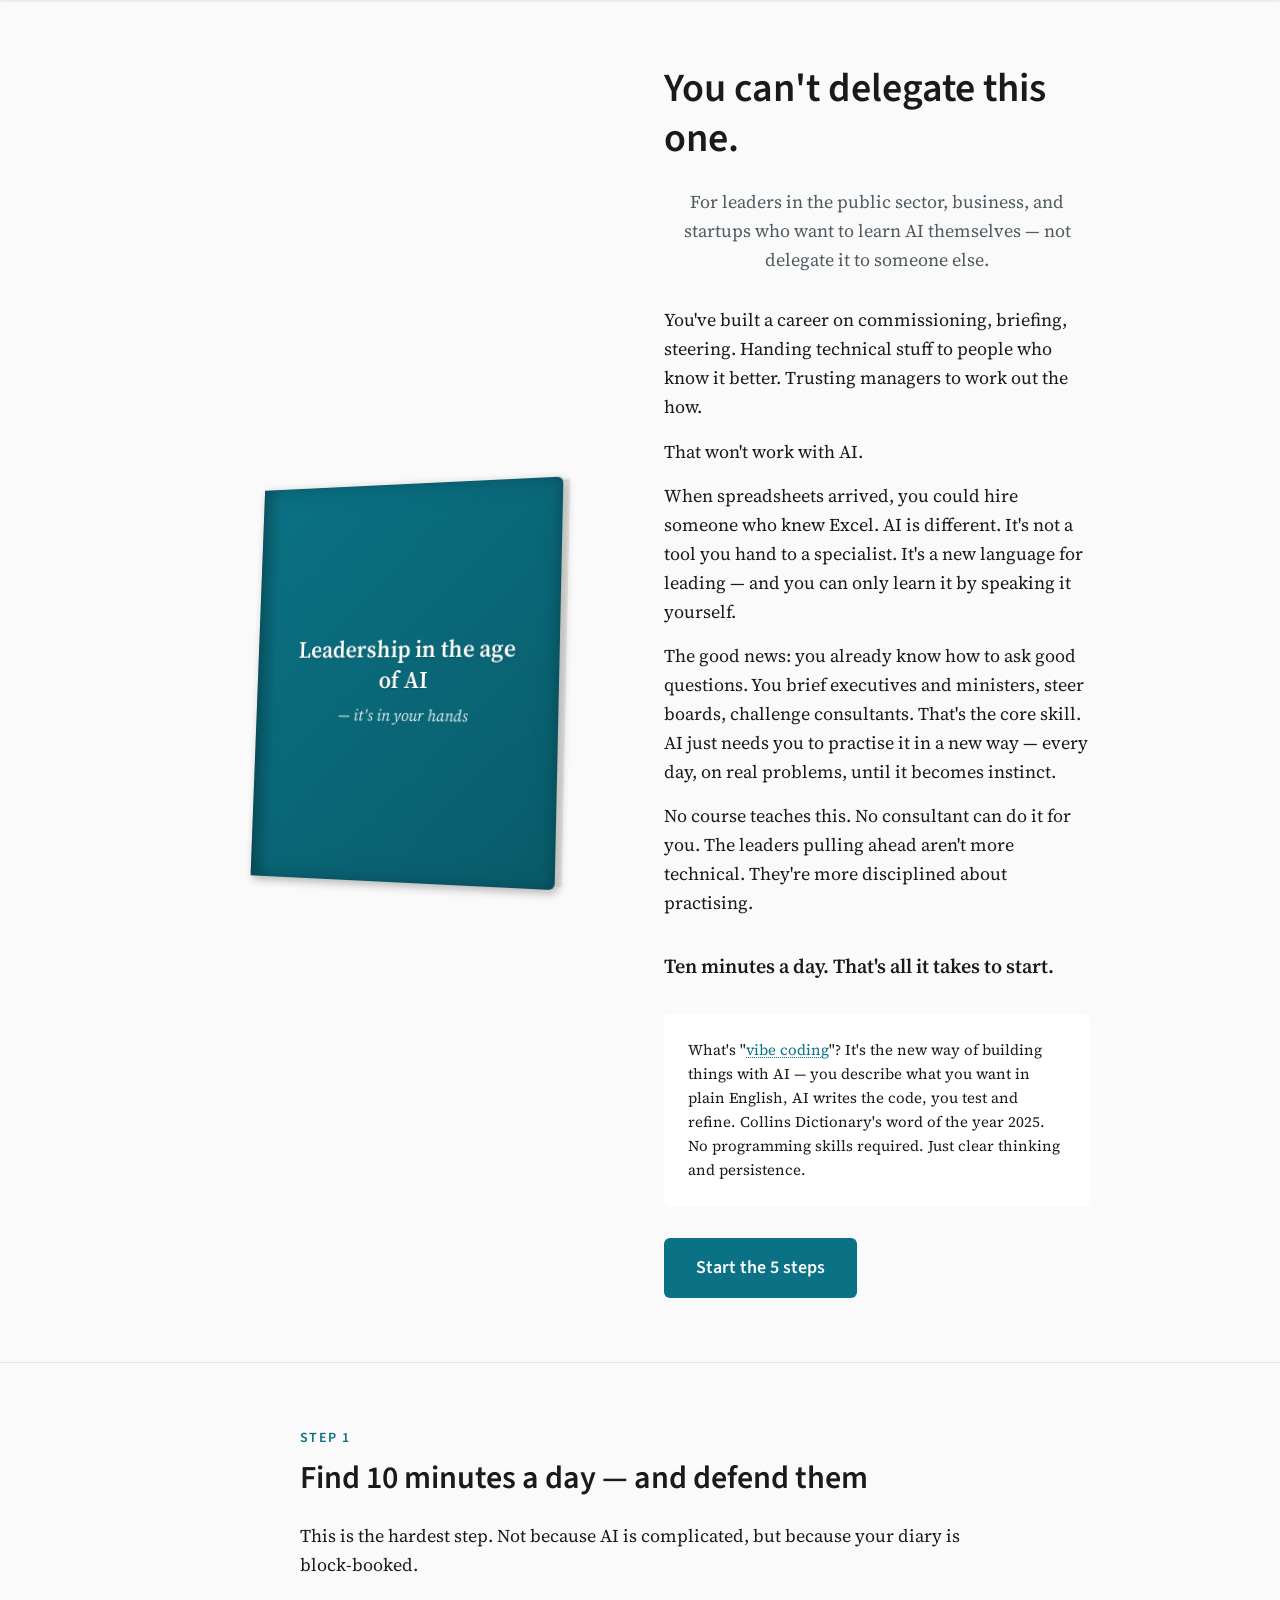
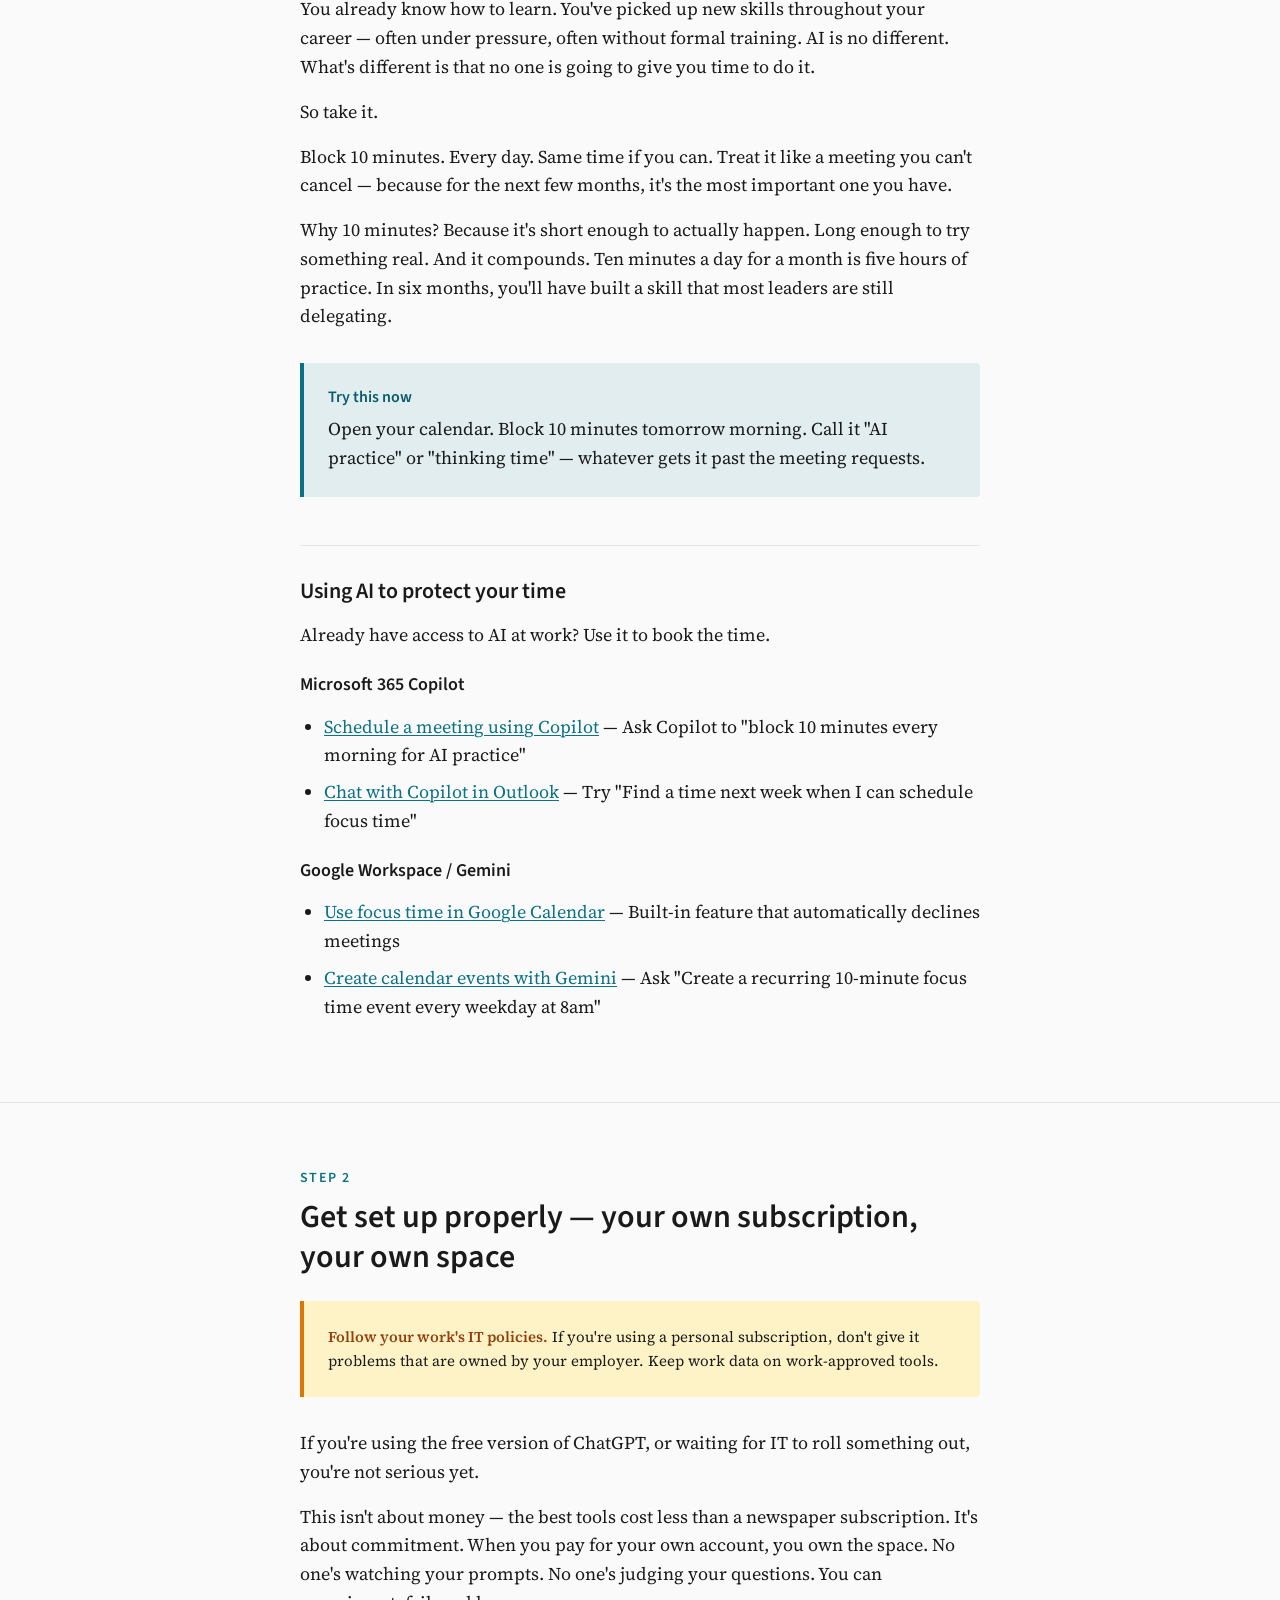
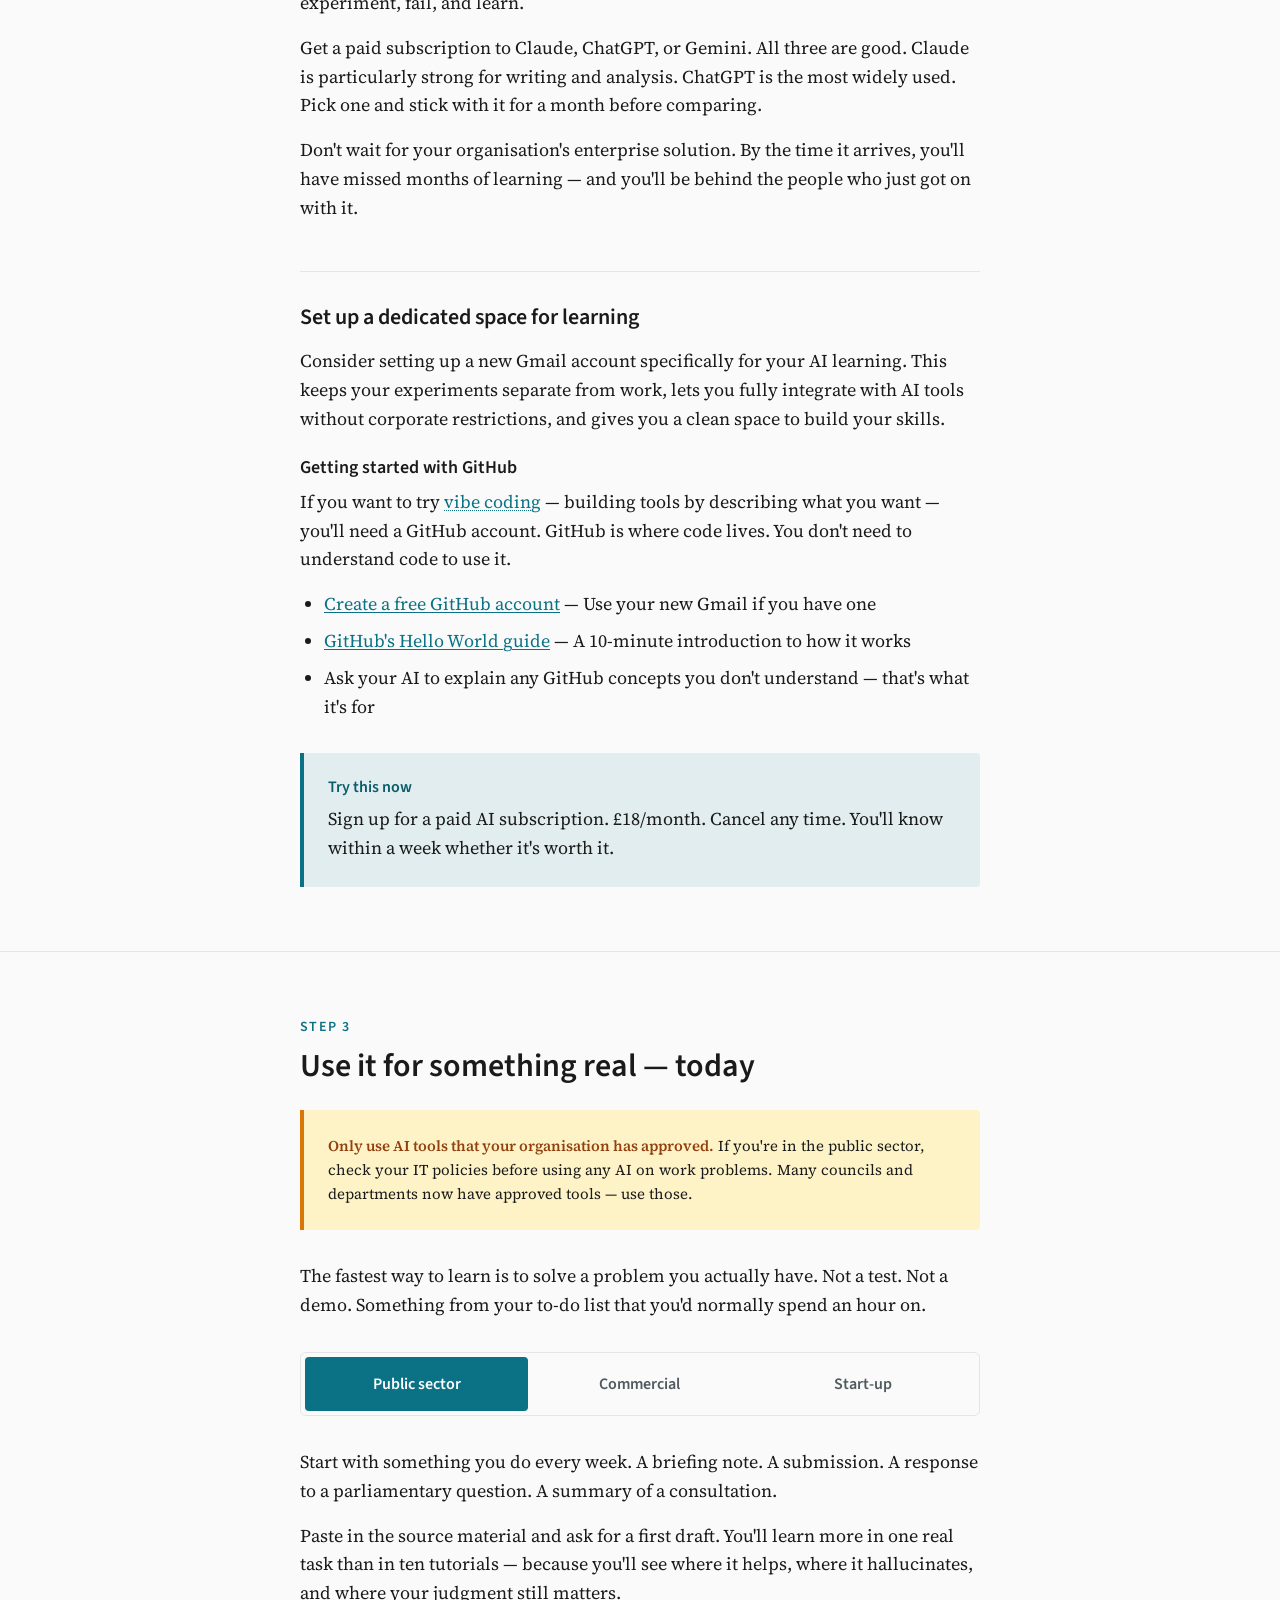
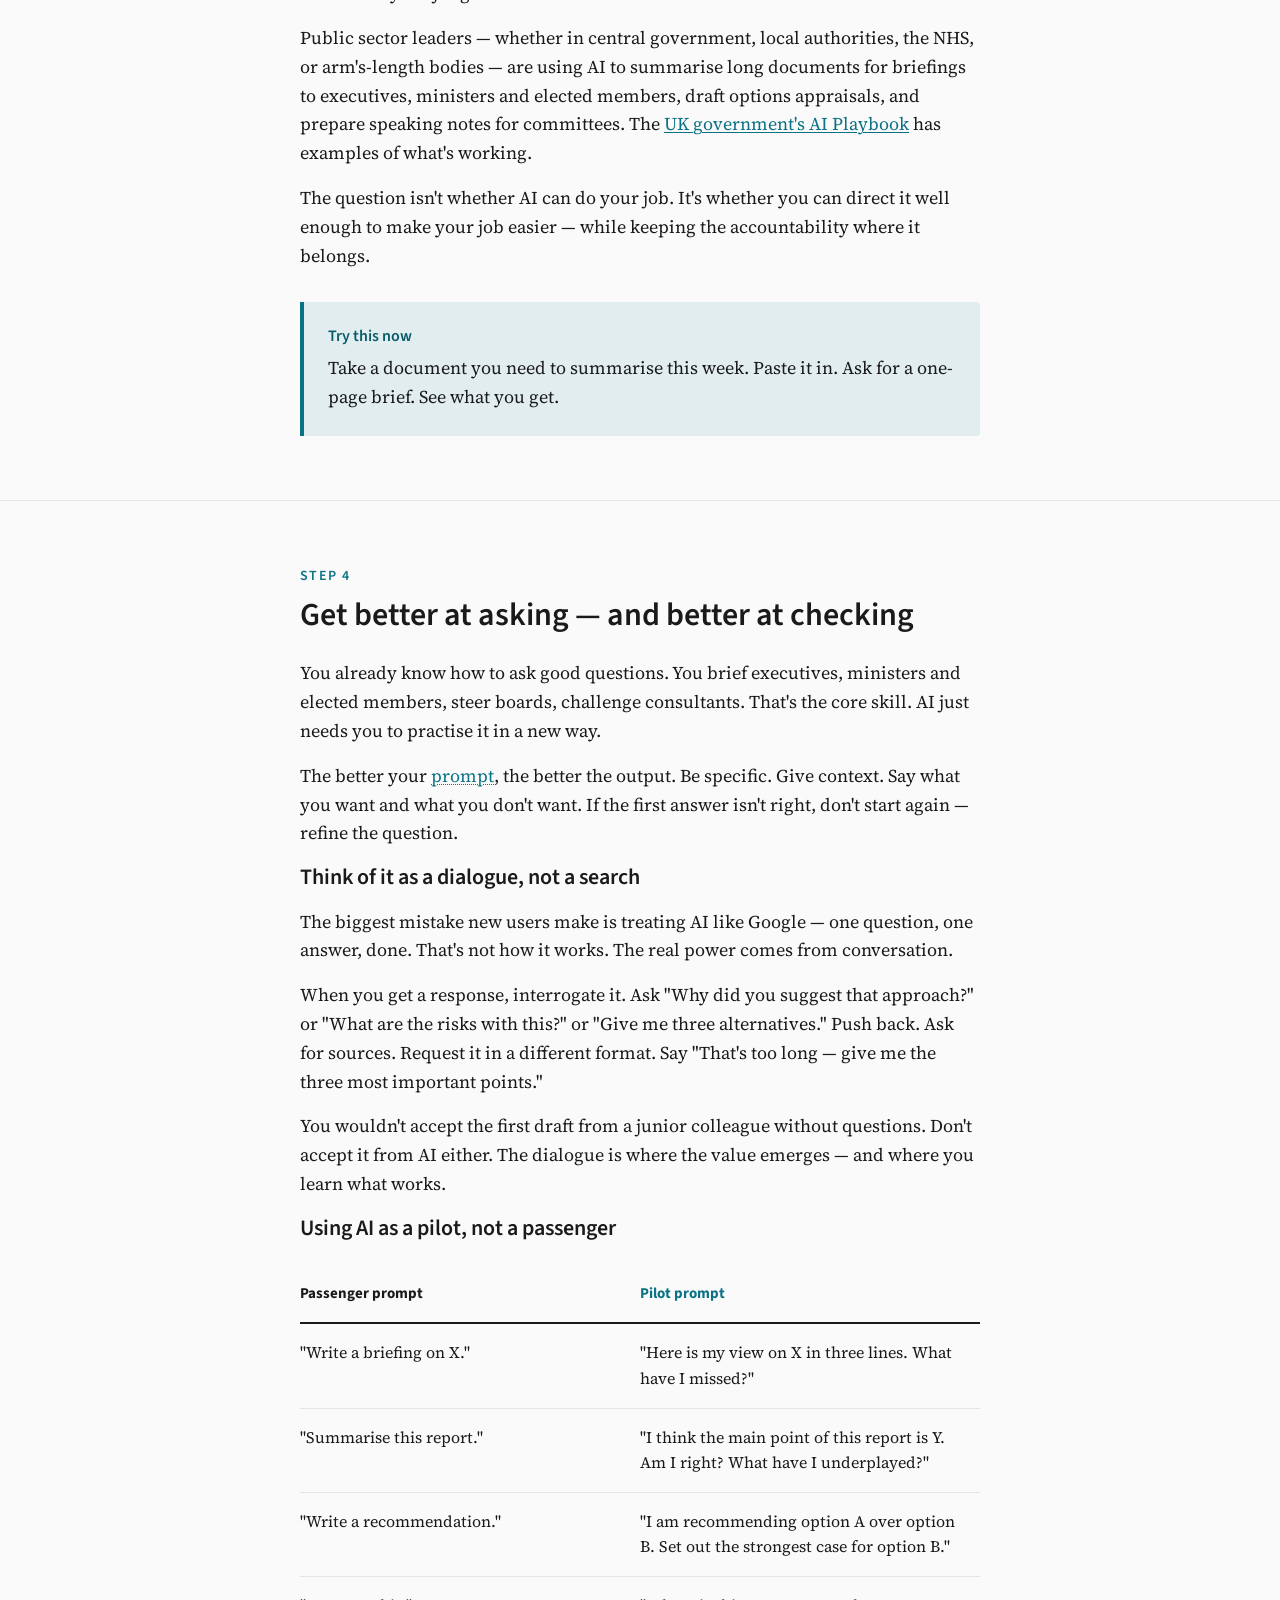
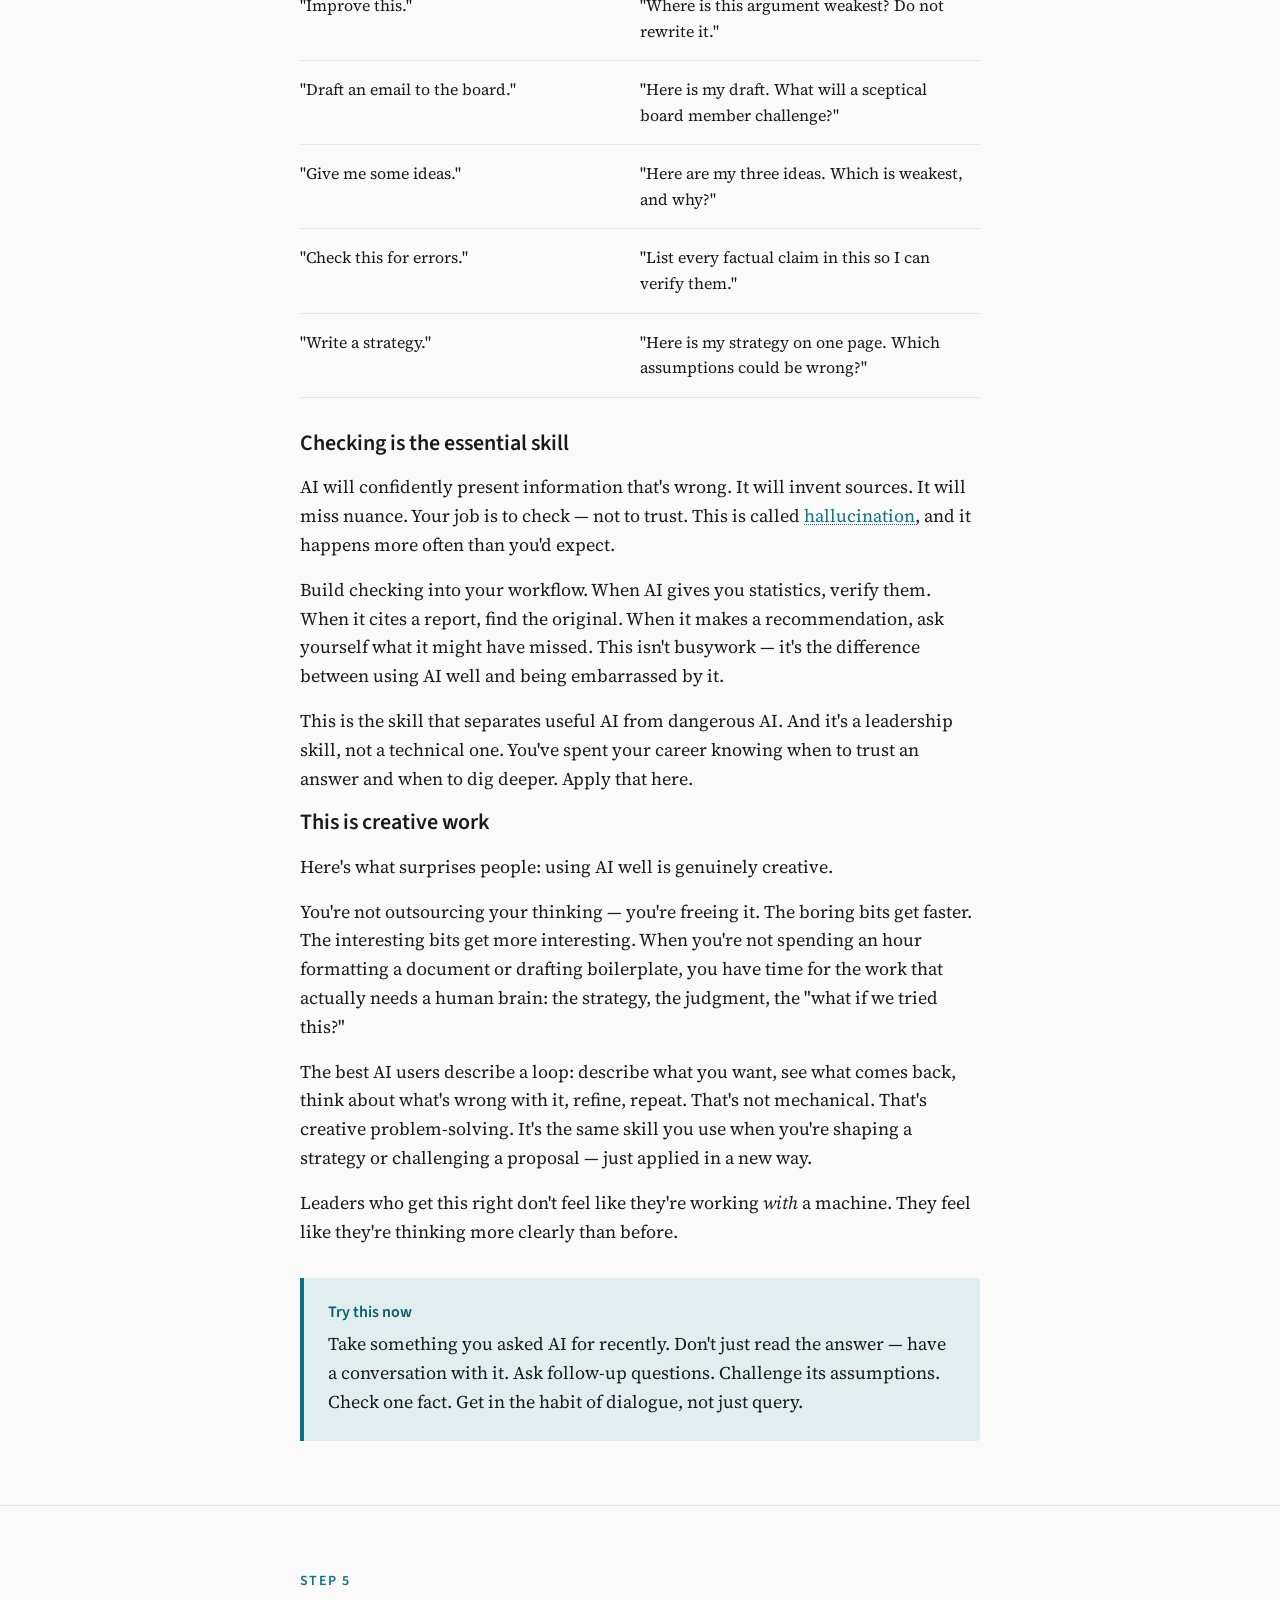
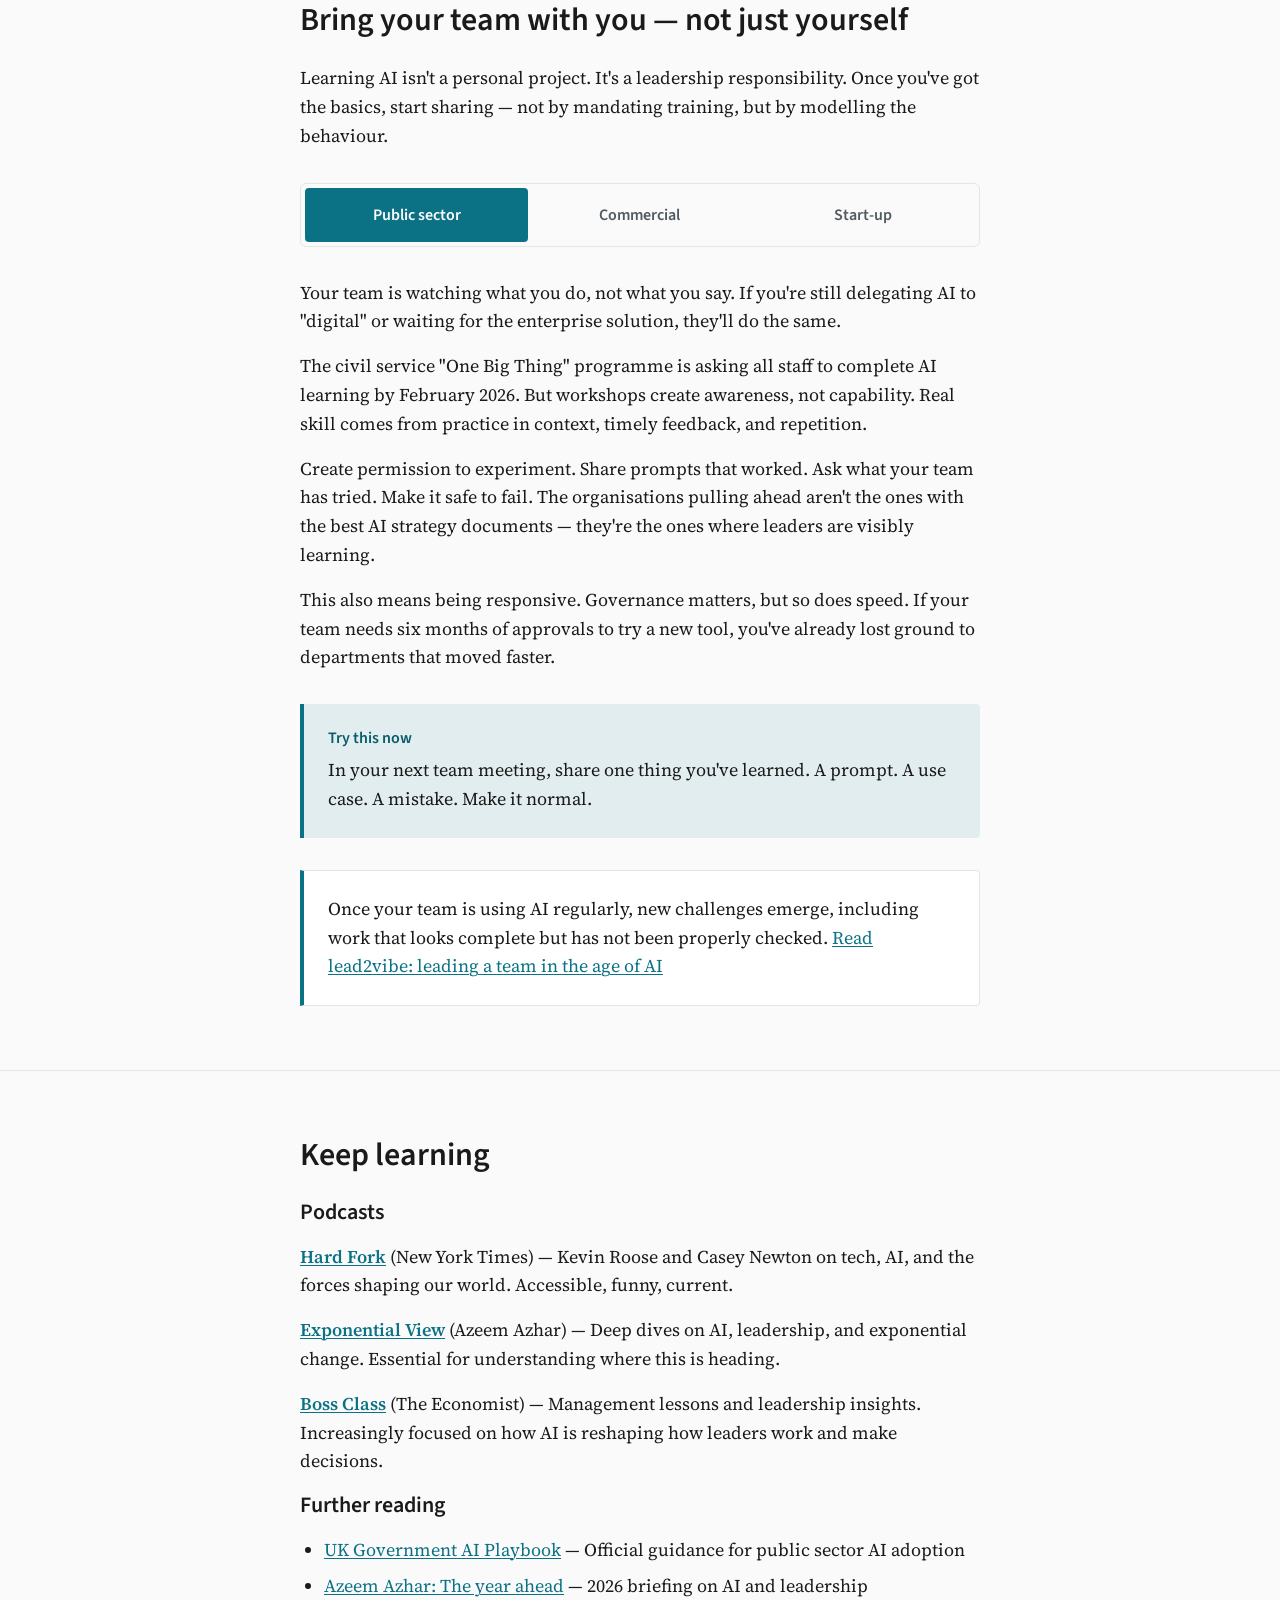
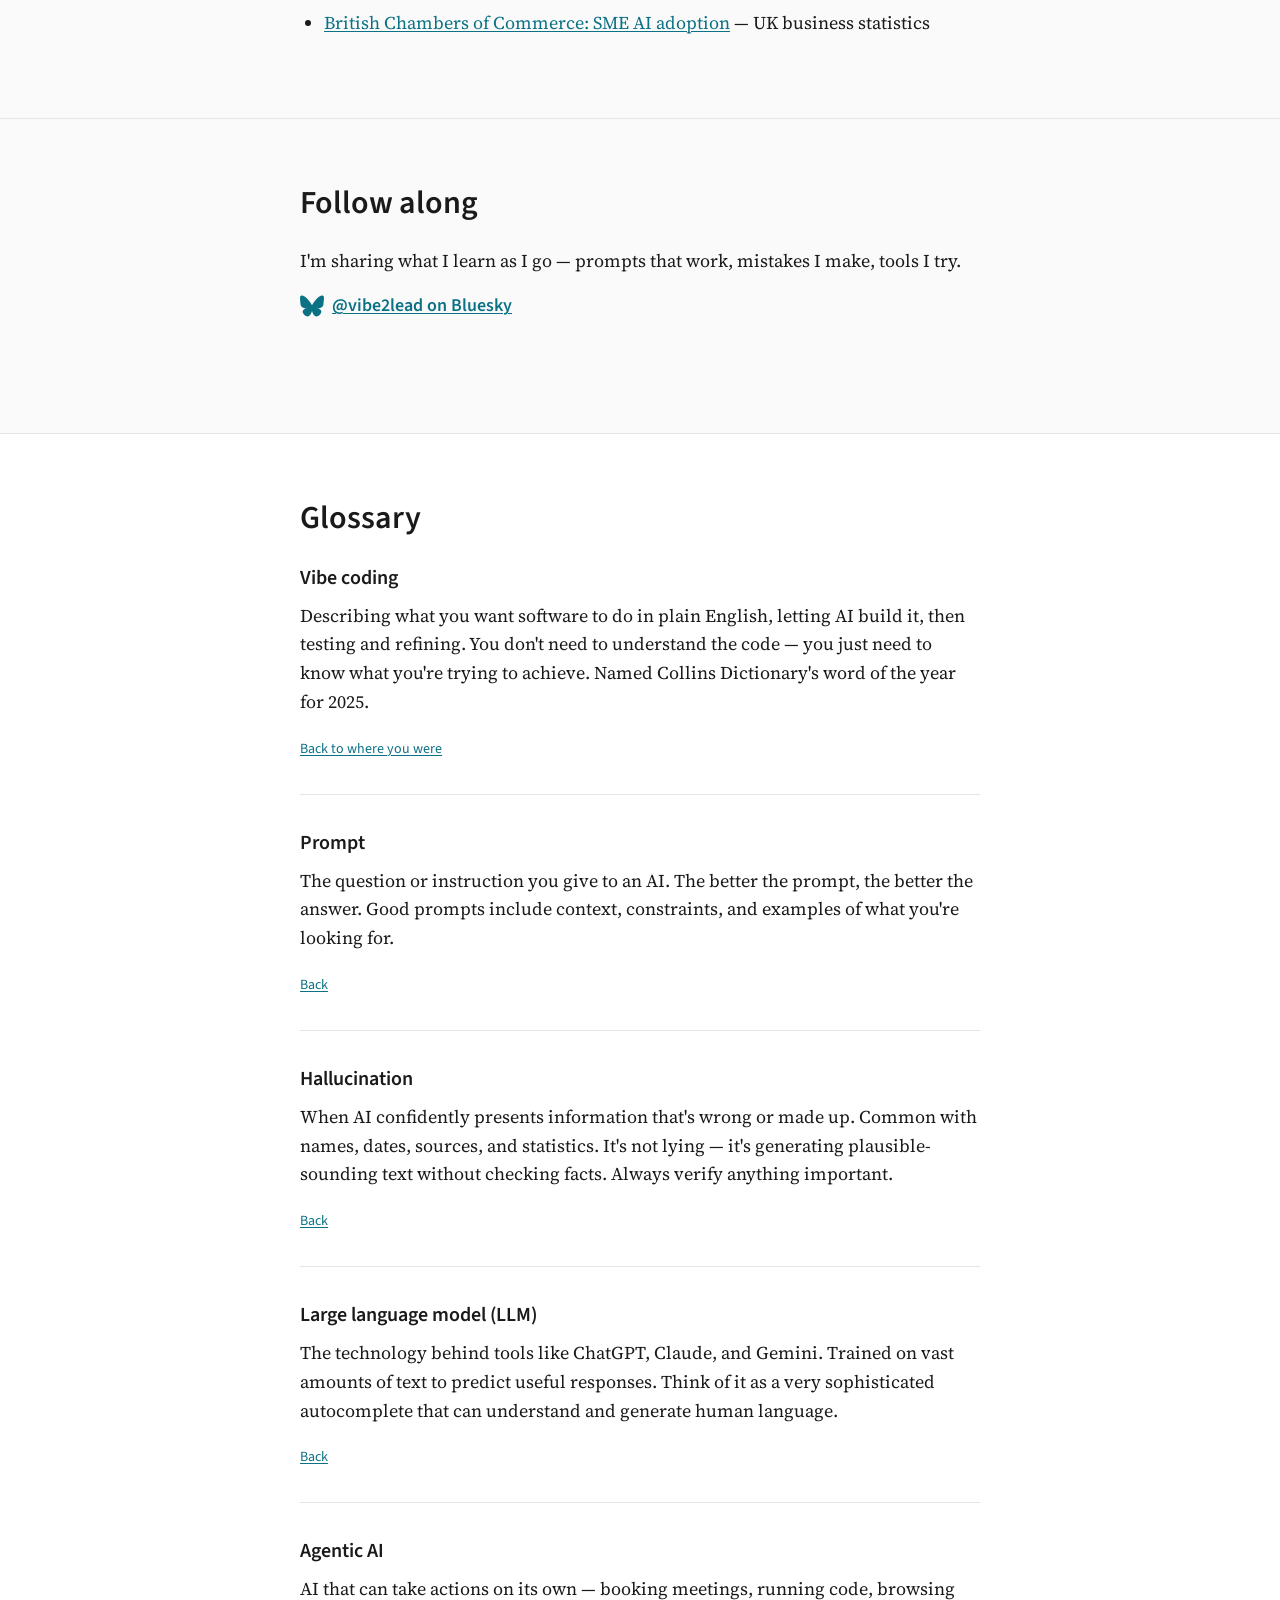
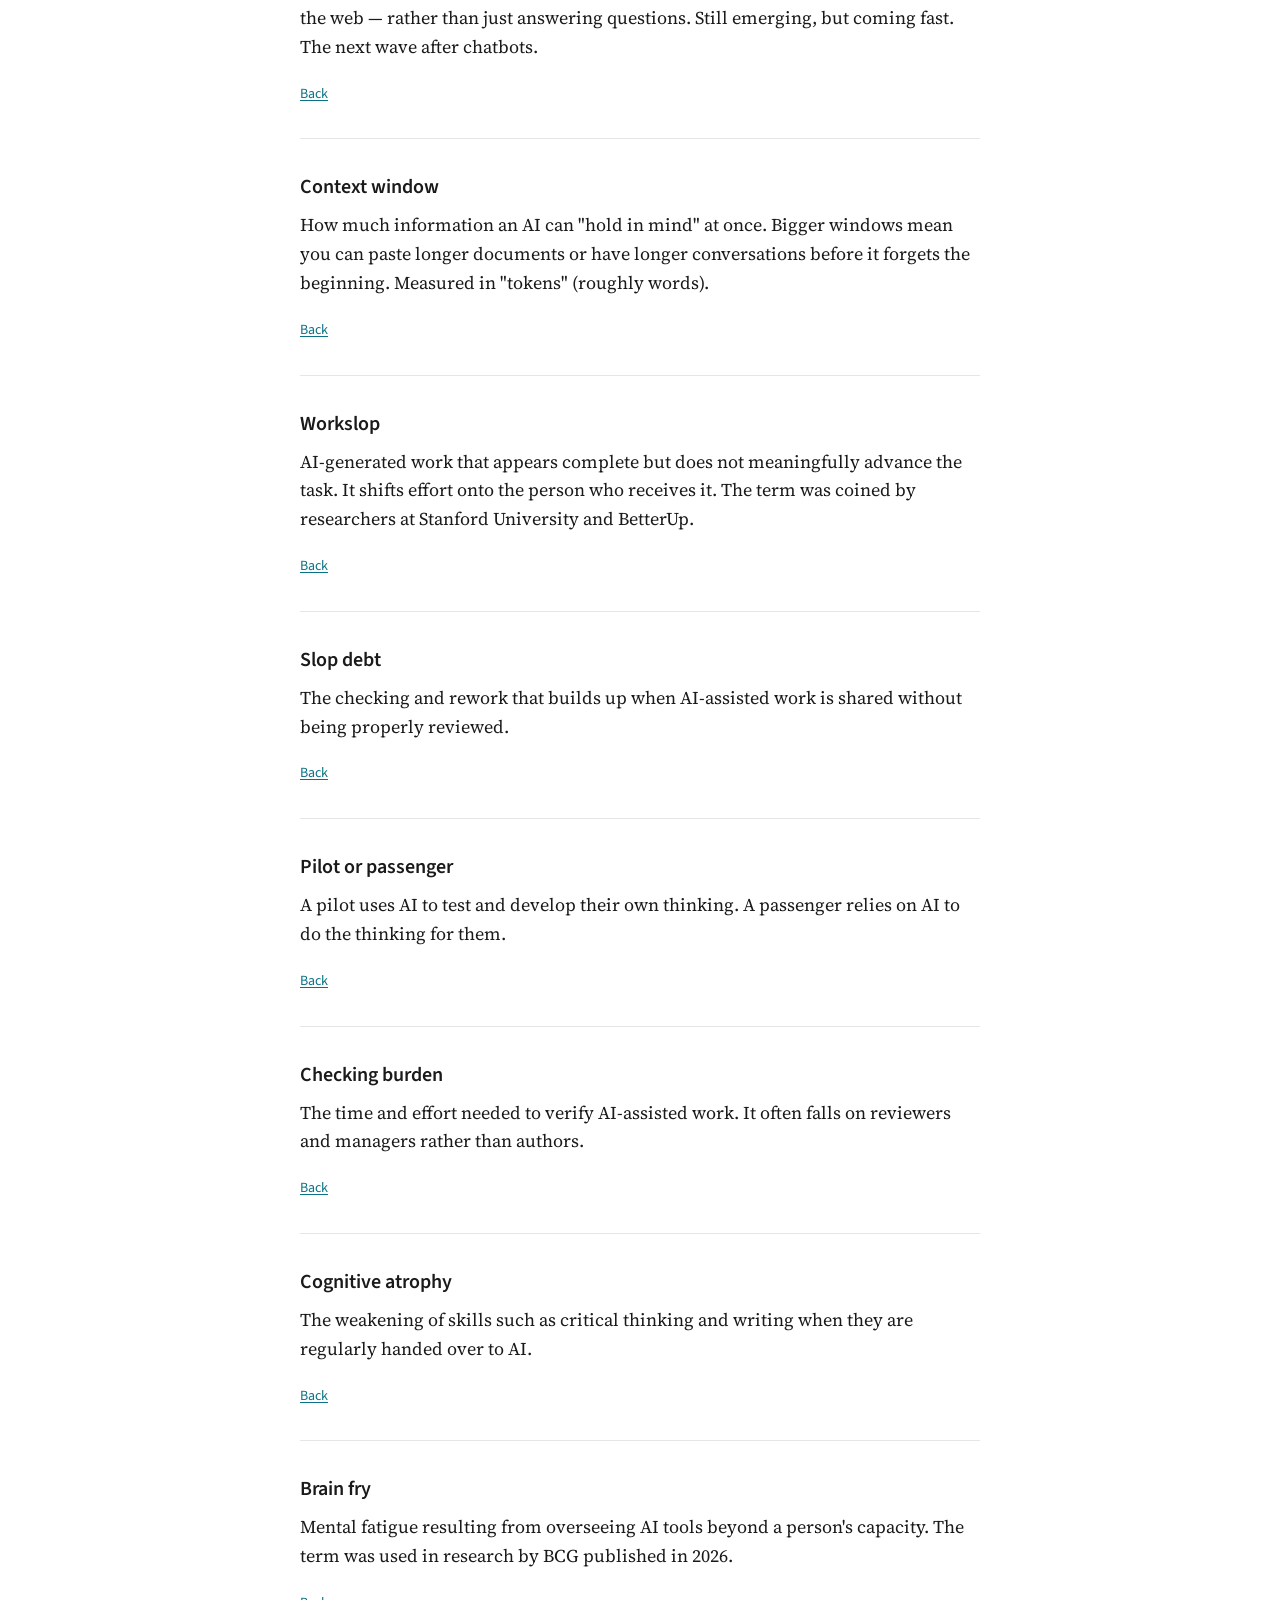
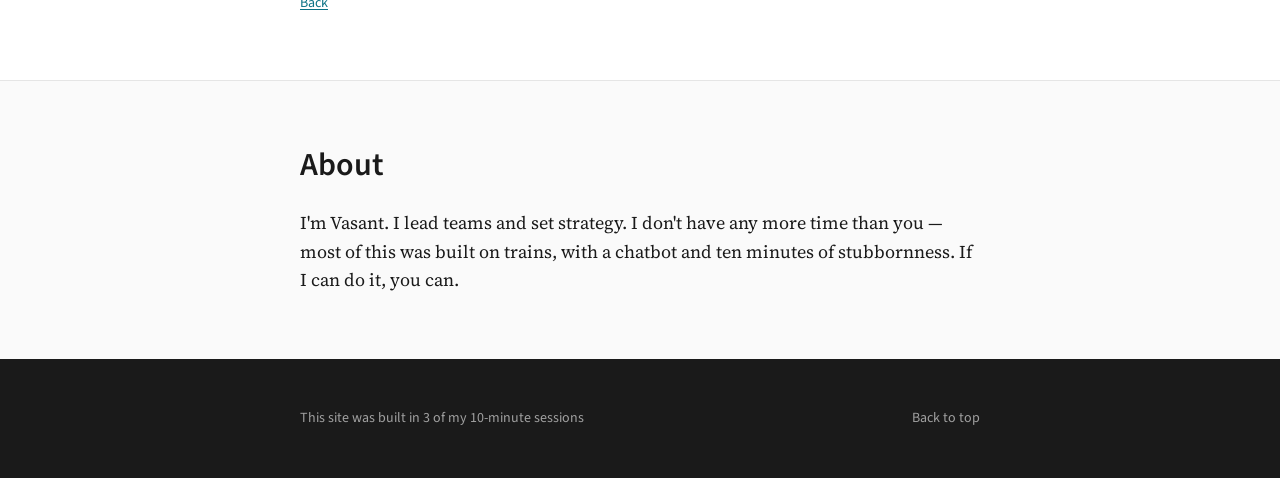
<file: index.html>
<!DOCTYPE html>
<html lang="en-GB">
<head>
    <meta charset="UTF-8">
    <meta name="viewport" content="width=device-width, initial-scale=1.0">
    <title>vibe2lead — Learn AI by doing, not delegating</title>
    <meta name="description" content="A free guide helping British leaders learn AI through daily practice. No courses to sell, no consultant waffle — just practical guidance for time-poor leaders.">

    <!-- Open Graph -->
    <meta property="og:title" content="vibe2lead — Learn AI by doing, not delegating">
    <meta property="og:description" content="A free guide helping British leaders learn AI through daily practice. Ten minutes a day. That's all it takes to start.">
    <meta property="og:type" content="website">
    <meta property="og:url" content="https://vibe2lead.diy">
    <meta property="og:image" content="https://vibe2lead.diy/og-image.png">

    <!-- Twitter/X -->
    <meta name="twitter:card" content="summary_large_image">
    <meta name="twitter:title" content="vibe2lead — Learn AI by doing, not delegating">
    <meta name="twitter:description" content="A free guide helping British leaders learn AI through daily practice.">

    <!-- Favicon -->
    <link rel="icon" href="/favicon.ico" sizes="any">
    <link rel="icon" href="/favicon.svg" type="image/svg+xml">
    <link rel="apple-touch-icon" href="/apple-touch-icon.png">

    <!-- Fonts -->
    <link rel="preconnect" href="https://fonts.googleapis.com">
    <link rel="preconnect" href="https://fonts.gstatic.com" crossorigin>
    <link href="https://fonts.googleapis.com/css2?family=Source+Serif+4:opsz,wght@8..60,400;8..60,600&family=Source+Sans+3:wght@400;600&display=swap" rel="stylesheet">

    <!-- Styles -->
    <link rel="stylesheet" href="styles.css">
</head>
<body>
    <!-- Skip link for accessibility -->
    <a href="#main-content" class="skip-link">Skip to main content</a>

    <!-- Sticky Navigation -->
    <nav class="sticky-nav" aria-label="Step navigation">
        <div class="nav-inner">
            <a href="#hero" class="nav-logo">vibe2lead</a>
            <div class="step-indicators" role="tablist" aria-label="Navigate steps">
                <a href="#step-1" class="step-link" data-step="1" role="tab">1</a>
                <a href="#step-2" class="step-link" data-step="2" role="tab">2</a>
                <a href="#step-3" class="step-link" data-step="3" role="tab">3</a>
                <a href="#step-4" class="step-link" data-step="4" role="tab">4</a>
                <a href="#step-5" class="step-link" data-step="5" role="tab">5</a>
            </div>
        </div>
    </nav>

    <main id="main-content">
        <!-- Hero Section -->
        <section id="hero" class="hero">
            <div class="hero-content">
                <!-- Book Animation -->
                <div class="book-container" aria-label="Animated book showing the 5 steps">
                    <div class="book">
                        <!-- Cover -->
                        <div class="book-cover">
                            <div class="cover-front">
                                <h1 class="book-title">Leadership in the age of AI</h1>
                                <p class="book-subtitle">— it's in your hands</p>
                            </div>
                            <div class="cover-back"></div>
                        </div>

                        <!-- Pages stack for thickness effect -->
                        <div class="pages-stack"></div>

                        <!-- Page 1 -->
                        <div class="page page-1">
                            <div class="page-front">
                                <span class="page-step">1</span>
                                <p class="page-text">Protect the time</p>
                            </div>
                            <div class="page-back"></div>
                        </div>

                        <!-- Filler pages after step 1 -->
                        <div class="page filler filler-1a"><div class="page-front filler-front"><span class="filler-text">notes</span></div><div class="page-back"><span class="filler-text-back">ideas</span></div></div>
                        <div class="page filler filler-1b"><div class="page-front filler-front"><span class="filler-text">practice</span></div><div class="page-back"><span class="filler-text-back">learn</span></div></div>
                        <div class="page filler filler-1c"><div class="page-front filler-front"><span class="filler-text">reflect</span></div><div class="page-back"><span class="filler-text-back">grow</span></div></div>

                        <!-- Page 2 -->
                        <div class="page page-2">
                            <div class="page-front">
                                <span class="page-step">2</span>
                                <p class="page-text">Invest in the tools</p>
                            </div>
                            <div class="page-back"></div>
                        </div>

                        <!-- Filler pages after step 2 -->
                        <div class="page filler filler-2a"><div class="page-front filler-front"><span class="filler-text">explore</span></div><div class="page-back"><span class="filler-text-back">try</span></div></div>
                        <div class="page filler filler-2b"><div class="page-front filler-front"><span class="filler-text">ask</span></div><div class="page-back"><span class="filler-text-back">iterate</span></div></div>
                        <div class="page filler filler-2c"><div class="page-front filler-front"><span class="filler-text">build</span></div><div class="page-back"><span class="filler-text-back">test</span></div></div>

                        <!-- Page 3 -->
                        <div class="page page-3">
                            <div class="page-front">
                                <span class="page-step">3</span>
                                <p class="page-text">Apply it to your actual job</p>
                            </div>
                            <div class="page-back"></div>
                        </div>

                        <!-- Filler pages after step 3 -->
                        <div class="page filler filler-3a"><div class="page-front filler-front"><span class="filler-text">refine</span></div><div class="page-back"><span class="filler-text-back">check</span></div></div>
                        <div class="page filler filler-3b"><div class="page-front filler-front"><span class="filler-text">verify</span></div><div class="page-back"><span class="filler-text-back">adapt</span></div></div>
                        <div class="page filler filler-3c"><div class="page-front filler-front"><span class="filler-text">improve</span></div><div class="page-back"><span class="filler-text-back">repeat</span></div></div>

                        <!-- Page 4 -->
                        <div class="page page-4">
                            <div class="page-front">
                                <span class="page-step">4</span>
                                <p class="page-text">Hone asking and checking</p>
                            </div>
                            <div class="page-back"></div>
                        </div>

                        <!-- Filler pages after step 4 -->
                        <div class="page filler filler-4a"><div class="page-front filler-front"><span class="filler-text">share</span></div><div class="page-back"><span class="filler-text-back">teach</span></div></div>
                        <div class="page filler filler-4b"><div class="page-front filler-front"><span class="filler-text">lead</span></div><div class="page-back"><span class="filler-text-back">inspire</span></div></div>
                        <div class="page filler filler-4c"><div class="page-front filler-front"><span class="filler-text">change</span></div><div class="page-back"><span class="filler-text-back">thrive</span></div></div>

                        <!-- Page 5 (final) -->
                        <div class="page page-5">
                            <div class="page-front">
                                <span class="page-step">5</span>
                                <p class="page-text">Build your team's capability</p>
                            </div>
                            <div class="page-back"></div>
                        </div>

                        <!-- Final page with CTA -->
                        <div class="page page-final">
                            <div class="page-front page-front-final">
                                <p class="page-text-final">Ready to start?</p>
                            </div>
                        </div>
                    </div>
                </div>

                <!-- Blurb -->
                <div class="hero-blurb">
                    <h2 class="hero-headline">You can't delegate this one.</h2>
                    <p class="hero-subtitle">For leaders in the public sector, business, and startups who want to learn AI themselves — not delegate it to someone else.</p>

                    <p>You've built a career on commissioning, briefing, steering. Handing technical stuff to people who know it better. Trusting managers to work out the how.</p>

                    <p>That won't work with AI.</p>

                    <p>When spreadsheets arrived, you could hire someone who knew Excel. AI is different. It's not a tool you hand to a specialist. It's a new language for leading — and you can only learn it by speaking it yourself.</p>

                    <p>The good news: you already know how to ask good questions. You brief executives and ministers, steer boards, challenge consultants. That's the core skill. AI just needs you to practise it in a new way — every day, on real problems, until it becomes instinct.</p>

                    <p>No course teaches this. No consultant can do it for you. The leaders pulling ahead aren't more technical. They're more disciplined about practising.</p>

                    <p class="hero-emphasis">Ten minutes a day. That's all it takes to start.</p>

                    <div class="vibe-coding-intro">
                        <p>What's "<a href="#vibe-coding" class="glossary-link">vibe coding</a>"? It's the new way of building things with AI — you describe what you want in plain English, AI writes the code, you test and refine. Collins Dictionary's word of the year 2025. No programming skills required. Just clear thinking and persistence.</p>
                    </div>

                    <a href="#step-1" class="cta-button">Start the 5 steps</a>
                </div>
            </div>
        </section>

        <!-- Step 1 -->
        <section id="step-1" class="step-section">
            <div class="step-content">
                <span class="step-label">Step 1</span>
                <h2>Find 10 minutes a day — and defend them</h2>

                <p>This is the hardest step. Not because AI is complicated, but because your diary is block-booked.</p>

                <p>You already know how to learn. You've picked up new skills throughout your career — often under pressure, often without formal training. AI is no different. What's different is that no one is going to give you time to do it.</p>

                <p>So take it.</p>

                <p>Block 10 minutes. Every day. Same time if you can. Treat it like a meeting you can't cancel — because for the next few months, it's the most important one you have.</p>

                <p>Why 10 minutes? Because it's short enough to actually happen. Long enough to try something real. And it compounds. Ten minutes a day for a month is five hours of practice. In six months, you'll have built a skill that most leaders are still delegating.</p>

                <div class="try-this">
                    <h3>Try this now</h3>
                    <p>Open your calendar. Block 10 minutes tomorrow morning. Call it "AI practice" or "thinking time" — whatever gets it past the meeting requests.</p>
                </div>

                <div class="subsection">
                    <h3>Using AI to protect your time</h3>
                    <p>Already have access to AI at work? Use it to book the time.</p>

                    <h4>Microsoft 365 Copilot</h4>
                    <ul>
                        <li><a href="https://support.microsoft.com/en-us/office/schedule-a-meeting-using-copilot-72712d86-ae55-4f2a-95de-19bce2e1ec5b" target="_blank" rel="noopener">Schedule a meeting using Copilot</a> — Ask Copilot to "block 10 minutes every morning for AI practice"</li>
                        <li><a href="https://support.microsoft.com/en-us/topic/chat-with-copilot-in-outlook-8090e7b3-5b1d-4c6d-9b06-02edac062f58" target="_blank" rel="noopener">Chat with Copilot in Outlook</a> — Try "Find a time next week when I can schedule focus time"</li>
                    </ul>

                    <h4>Google Workspace / Gemini</h4>
                    <ul>
                        <li><a href="https://support.google.com/calendar/answer/11190973" target="_blank" rel="noopener">Use focus time in Google Calendar</a> — Built-in feature that automatically declines meetings</li>
                        <li><a href="https://support.google.com/gemini/answer/15305236" target="_blank" rel="noopener">Create calendar events with Gemini</a> — Ask "Create a recurring 10-minute focus time event every weekday at 8am"</li>
                    </ul>
                </div>
            </div>
        </section>

        <!-- Step 2 -->
        <section id="step-2" class="step-section">
            <div class="step-content">
                <span class="step-label">Step 2</span>
                <h2>Get set up properly — your own subscription, your own space</h2>

                <div class="policy-alert">
                    <strong>Follow your work's IT policies.</strong> If you're using a personal subscription, don't give it problems that are owned by your employer. Keep work data on work-approved tools.
                </div>

                <p>If you're using the free version of ChatGPT, or waiting for IT to roll something out, you're not serious yet.</p>

                <p>This isn't about money — the best tools cost less than a newspaper subscription. It's about commitment. When you pay for your own account, you own the space. No one's watching your prompts. No one's judging your questions. You can experiment, fail, and learn.</p>

                <p>Get a paid subscription to Claude, ChatGPT, or Gemini. All three are good. Claude is particularly strong for writing and analysis. ChatGPT is the most widely used. Pick one and stick with it for a month before comparing.</p>

                <p>Don't wait for your organisation's enterprise solution. By the time it arrives, you'll have missed months of learning — and you'll be behind the people who just got on with it.</p>

                <div class="subsection">
                    <h3>Set up a dedicated space for learning</h3>

                    <p>Consider setting up a new Gmail account specifically for your AI learning. This keeps your experiments separate from work, lets you fully integrate with AI tools without corporate restrictions, and gives you a clean space to build your skills.</p>

                    <h4>Getting started with GitHub</h4>
                    <p>If you want to try <a href="#vibe-coding" class="glossary-link">vibe coding</a> — building tools by describing what you want — you'll need a GitHub account. GitHub is where code lives. You don't need to understand code to use it.</p>
                    <ul>
                        <li><a href="https://github.com/signup" target="_blank" rel="noopener">Create a free GitHub account</a> — Use your new Gmail if you have one</li>
                        <li><a href="https://docs.github.com/en/get-started/start-your-journey/hello-world" target="_blank" rel="noopener">GitHub's Hello World guide</a> — A 10-minute introduction to how it works</li>
                        <li>Ask your AI to explain any GitHub concepts you don't understand — that's what it's for</li>
                    </ul>
                </div>

                <div class="try-this">
                    <h3>Try this now</h3>
                    <p>Sign up for a paid AI subscription. £18/month. Cancel any time. You'll know within a week whether it's worth it.</p>
                </div>
            </div>
        </section>

        <!-- Step 3 -->
        <section id="step-3" class="step-section">
            <div class="step-content">
                <span class="step-label">Step 3</span>
                <h2>Use it for something real — today</h2>

                <div class="policy-alert">
                    <strong>Only use AI tools that your organisation has approved.</strong> If you're in the public sector, check your IT policies before using any AI on work problems. Many councils and departments now have approved tools — use those.
                </div>

                <p>The fastest way to learn is to solve a problem you actually have. Not a test. Not a demo. Something from your to-do list that you'd normally spend an hour on.</p>

                <!-- Audience Slider -->
                <div class="audience-slider" role="tablist" aria-label="Select your sector">
                    <button class="slider-option active" data-audience="public" role="tab" aria-selected="true">Public sector</button>
                    <button class="slider-option" data-audience="commercial" role="tab" aria-selected="false">Commercial</button>
                    <button class="slider-option" data-audience="startup" role="tab" aria-selected="false">Start-up</button>
                    <div class="slider-highlight"></div>
                </div>

                <!-- Public Sector Content -->
                <div class="audience-content" data-audience="public" role="tabpanel">
                    <p>Start with something you do every week. A briefing note. A submission. A response to a parliamentary question. A summary of a consultation.</p>

                    <p>Paste in the source material and ask for a first draft. You'll learn more in one real task than in ten tutorials — because you'll see where it helps, where it hallucinates, and where your judgment still matters.</p>

                    <p>Public sector leaders — whether in central government, local authorities, the NHS, or arm's-length bodies — are using AI to summarise long documents for briefings to executives, ministers and elected members, draft options appraisals, and prepare speaking notes for committees. The <a href="https://www.gov.uk/government/publications/ai-playbook-for-the-uk-government" target="_blank" rel="noopener">UK government's AI Playbook</a> has examples of what's working.</p>

                    <p>The question isn't whether AI can do your job. It's whether you can direct it well enough to make your job easier — while keeping the accountability where it belongs.</p>

                    <div class="try-this">
                        <h3>Try this now</h3>
                        <p>Take a document you need to summarise this week. Paste it in. Ask for a one-page brief. See what you get.</p>
                    </div>
                </div>

                <!-- Commercial Content -->
                <div class="audience-content hidden" data-audience="commercial" role="tabpanel">
                    <p>Start with something that's costing you time. A board paper. A strategy update. A competitor analysis. A client proposal.</p>

                    <p>Paste in the raw material and ask for a first draft. You'll learn more in one real task than in ten tutorials — because you'll see where it helps, where it makes things up, and where your judgment still matters.</p>

                    <p>Business leaders are using AI to draft investor updates, prepare for due diligence, build financial models from messy data, and turn meeting notes into action plans. The gains come from repetition — doing it once teaches you nothing, doing it daily changes how you work.</p>

                    <p>This is also how leaders are building internal tools without writing code — what's now called <a href="#vibe-coding" class="glossary-link">vibe coding</a>. You describe what you want, the AI builds it, you test and refine. It's not magic. It's a new way of working that rewards clear thinking over technical skill.</p>

                    <div class="try-this">
                        <h3>Try this now</h3>
                        <p>Take something from today's to-do list. Open your AI tool. Ask it to help. See what happens.</p>
                    </div>
                </div>

                <!-- Start-up Content -->
                <div class="audience-content hidden" data-audience="startup" role="tabpanel">
                    <p>Start with something that's blocking you. A pitch deck. A product spec. A landing page. A hiring brief.</p>

                    <p>Describe what you need and ask for a first draft. You'll learn more in one real task than in ten tutorials — because you'll see where it helps, where it hallucinates, and where your judgment still matters.</p>

                    <p>Founders are using AI to write cold outreach, draft investor updates, build MVPs without a technical co-founder, and turn customer calls into product requirements. Y Combinator reported that 25% of its Winter 2025 batch had codebases that were 95% AI-generated.</p>

                    <p>This is <a href="#vibe-coding" class="glossary-link">vibe coding</a> — describing what you want, letting AI build it, testing and refining. Collins Dictionary's word of the year 2025. It's not magic. It's a new way of working that rewards clear thinking over technical skill. And it means a founder today can go further on £500k than earlier generations did on £5m.</p>

                    <div class="try-this">
                        <h3>Try this now</h3>
                        <p>Pick the thing you've been putting off because it needs "someone technical." Describe it to your AI. See what it builds.</p>
                    </div>
                </div>
            </div>
        </section>

        <!-- Step 4 -->
        <section id="step-4" class="step-section">
            <div class="step-content">
                <span class="step-label">Step 4</span>
                <h2>Get better at asking — and better at checking</h2>

                <p>You already know how to ask good questions. You brief executives, ministers and elected members, steer boards, challenge consultants. That's the core skill. AI just needs you to practise it in a new way.</p>

                <p>The better your <a href="#prompt" class="glossary-link">prompt</a>, the better the output. Be specific. Give context. Say what you want and what you don't want. If the first answer isn't right, don't start again — refine the question.</p>

                <h3>Think of it as a dialogue, not a search</h3>

                <p>The biggest mistake new users make is treating AI like Google — one question, one answer, done. That's not how it works. The real power comes from conversation.</p>

                <p>When you get a response, interrogate it. Ask "Why did you suggest that approach?" or "What are the risks with this?" or "Give me three alternatives." Push back. Ask for sources. Request it in a different format. Say "That's too long — give me the three most important points."</p>

                <p>You wouldn't accept the first draft from a junior colleague without questions. Don't accept it from AI either. The dialogue is where the value emerges — and where you learn what works.</p>

                <h3 id="pilot-table-heading">Using AI as a pilot, not a passenger</h3>
                <table class="prompt-table" role="table" aria-labelledby="pilot-table-heading">
                    <thead role="rowgroup">
                        <tr role="row">
                            <th scope="col" role="columnheader">Passenger prompt</th>
                            <th scope="col" role="columnheader">Pilot prompt</th>
                        </tr>
                    </thead>
                    <tbody role="rowgroup">
                        <tr role="row">
                            <td role="cell" data-label="Passenger prompt">"Write a briefing on X."</td>
                            <td role="cell" data-label="Pilot prompt">"Here is my view on X in three lines. What have I missed?"</td>
                        </tr>
                        <tr role="row">
                            <td role="cell" data-label="Passenger prompt">"Summarise this report."</td>
                            <td role="cell" data-label="Pilot prompt">"I think the main point of this report is Y. Am I right? What have I underplayed?"</td>
                        </tr>
                        <tr role="row">
                            <td role="cell" data-label="Passenger prompt">"Write a recommendation."</td>
                            <td role="cell" data-label="Pilot prompt">"I am recommending option A over option B. Set out the strongest case for option B."</td>
                        </tr>
                        <tr role="row">
                            <td role="cell" data-label="Passenger prompt">"Improve this."</td>
                            <td role="cell" data-label="Pilot prompt">"Where is this argument weakest? Do not rewrite it."</td>
                        </tr>
                        <tr role="row">
                            <td role="cell" data-label="Passenger prompt">"Draft an email to the board."</td>
                            <td role="cell" data-label="Pilot prompt">"Here is my draft. What will a sceptical board member challenge?"</td>
                        </tr>
                        <tr role="row">
                            <td role="cell" data-label="Passenger prompt">"Give me some ideas."</td>
                            <td role="cell" data-label="Pilot prompt">"Here are my three ideas. Which is weakest, and why?"</td>
                        </tr>
                        <tr role="row">
                            <td role="cell" data-label="Passenger prompt">"Check this for errors."</td>
                            <td role="cell" data-label="Pilot prompt">"List every factual claim in this so I can verify them."</td>
                        </tr>
                        <tr role="row">
                            <td role="cell" data-label="Passenger prompt">"Write a strategy."</td>
                            <td role="cell" data-label="Pilot prompt">"Here is my strategy on one page. Which assumptions could be wrong?"</td>
                        </tr>
                    </tbody>
                </table>

                <h3>Checking is the essential skill</h3>

                <p>AI will confidently present information that's wrong. It will invent sources. It will miss nuance. Your job is to check — not to trust. This is called <a href="#hallucination" class="glossary-link">hallucination</a>, and it happens more often than you'd expect.</p>

                <p>Build checking into your workflow. When AI gives you statistics, verify them. When it cites a report, find the original. When it makes a recommendation, ask yourself what it might have missed. This isn't busywork — it's the difference between using AI well and being embarrassed by it.</p>

                <p>This is the skill that separates useful AI from dangerous AI. And it's a leadership skill, not a technical one. You've spent your career knowing when to trust an answer and when to dig deeper. Apply that here.</p>

                <h3>This is creative work</h3>

                <p>Here's what surprises people: using AI well is genuinely creative.</p>

                <p>You're not outsourcing your thinking — you're freeing it. The boring bits get faster. The interesting bits get more interesting. When you're not spending an hour formatting a document or drafting boilerplate, you have time for the work that actually needs a human brain: the strategy, the judgment, the "what if we tried this?"</p>

                <p>The best AI users describe a loop: describe what you want, see what comes back, think about what's wrong with it, refine, repeat. That's not mechanical. That's creative problem-solving. It's the same skill you use when you're shaping a strategy or challenging a proposal — just applied in a new way.</p>

                <p>Leaders who get this right don't feel like they're working <em>with</em> a machine. They feel like they're thinking more clearly than before.</p>

                <div class="try-this">
                    <h3>Try this now</h3>
                    <p>Take something you asked AI for recently. Don't just read the answer — have a conversation with it. Ask follow-up questions. Challenge its assumptions. Check one fact. Get in the habit of dialogue, not just query.</p>
                </div>
            </div>
        </section>

        <!-- Step 5 -->
        <section id="step-5" class="step-section">
            <div class="step-content">
                <span class="step-label">Step 5</span>
                <h2>Bring your team with you — not just yourself</h2>

                <p>Learning AI isn't a personal project. It's a leadership responsibility. Once you've got the basics, start sharing — not by mandating training, but by modelling the behaviour.</p>

                <!-- Audience Slider -->
                <div class="audience-slider audience-slider-step5" role="tablist" aria-label="Select your sector">
                    <button class="slider-option active" data-audience="public" role="tab" aria-selected="true">Public sector</button>
                    <button class="slider-option" data-audience="commercial" role="tab" aria-selected="false">Commercial</button>
                    <button class="slider-option" data-audience="startup" role="tab" aria-selected="false">Start-up</button>
                    <div class="slider-highlight"></div>
                </div>

                <!-- Public Sector Content -->
                <div class="audience-content-step5" data-audience="public" role="tabpanel">
                    <p>Your team is watching what you do, not what you say. If you're still delegating AI to "digital" or waiting for the enterprise solution, they'll do the same.</p>

                    <p>The civil service "One Big Thing" programme is asking all staff to complete AI learning by February 2026. But workshops create awareness, not capability. Real skill comes from practice in context, timely feedback, and repetition.</p>

                    <p>Create permission to experiment. Share prompts that worked. Ask what your team has tried. Make it safe to fail. The organisations pulling ahead aren't the ones with the best AI strategy documents — they're the ones where leaders are visibly learning.</p>

                    <p>This also means being responsive. Governance matters, but so does speed. If your team needs six months of approvals to try a new tool, you've already lost ground to departments that moved faster.</p>

                    <div class="try-this">
                        <h3>Try this now</h3>
                        <p>In your next team meeting, share one thing you've learned. A prompt. A use case. A mistake. Make it normal.</p>
                    </div>
                </div>

                <!-- Commercial Content -->
                <div class="audience-content-step5 hidden" data-audience="commercial" role="tabpanel">
                    <p>Your team is watching what you do, not what you say. If you're still delegating AI to IT or "the data team," they'll do the same.</p>

                    <p>The organisations pulling ahead aren't the ones with the best AI strategy documents. They're the ones where leaders are visibly learning, visibly using the tools, and visibly improving. Deloitte found that 85% of organisations increased AI investment in 2025 — but most employees still aren't using what's available.</p>

                    <p>Create permission to experiment. Share prompts that worked. Run a 10-minute show-and-tell. Make it safe to fail. The productivity gains don't come from buying tools — they come from people actually using them, repeatedly, on real work.</p>

                    <p>Build this into how you hire, too. The next generation of leaders will have grown up with AI. If your culture is sceptical or slow, you'll lose them.</p>

                    <div class="try-this">
                        <h3>Try this now</h3>
                        <p>Ask your direct reports what they've tried with AI this month. Listen. Share what you've tried. Make it a regular conversation.</p>
                    </div>
                </div>

                <!-- Start-up Content -->
                <div class="audience-content-step5 hidden" data-audience="startup" role="tabpanel">
                    <p>Your early team will set the culture for everyone who follows. If AI is baked into how you work from day one, it scales. If it's an afterthought, it stays one.</p>

                    <p>Founders using AI well aren't just faster — they're building leaner. One person can now do what used to take a team. Lovable, a Swedish company, built a billion-pound business with fewer than ten people. The same economics apply to you.</p>

                    <p>But this only works if your team learns with you. Share prompts. Review outputs together. Build a library of what works. Make AI fluency part of your hiring criteria — not as a technical skill, but as a way of thinking.</p>

                    <p>Be responsive to what's changing. The tools you use today may be obsolete in six months. The habit of learning won't be.</p>

                    <div class="try-this">
                        <h3>Try this now</h3>
                        <p>Add "What have you built or tried with AI this week?" to your next standup. Make it a ritual.</p>
                    </div>
                </div>

                <div class="teaser-box">
                    <p>Once your team is using AI regularly, new challenges emerge, including work that looks complete but has not been properly checked. <a href="leading-ai/">Read lead2vibe: leading a team in the age of AI</a></p>
                </div>
            </div>
        </section>

        <!-- Resources Section -->
        <section id="resources" class="content-section">
            <div class="section-content">
                <h2>Keep learning</h2>

                <h3>Podcasts</h3>

                <p><strong><a href="https://open.spotify.com/show/44fllCS2FTFr2x2kjP9xeT" target="_blank" rel="noopener">Hard Fork</a></strong> (New York Times) — Kevin Roose and Casey Newton on tech, AI, and the forces shaping our world. Accessible, funny, current.</p>

                <p><strong><a href="https://open.spotify.com/show/2ZCPmLlhLkPaMOiLkahMwN" target="_blank" rel="noopener">Exponential View</a></strong> (Azeem Azhar) — Deep dives on AI, leadership, and exponential change. Essential for understanding where this is heading.</p>

                <p><strong><a href="https://open.spotify.com/show/4lbP1OaFMNeHMvbsvpwLnd" target="_blank" rel="noopener">Boss Class</a></strong> (The Economist) — Management lessons and leadership insights. Increasingly focused on how AI is reshaping how leaders work and make decisions.</p>

                <h3>Further reading</h3>

                <ul>
                    <li><a href="https://www.gov.uk/government/publications/ai-playbook-for-the-uk-government" target="_blank" rel="noopener">UK Government AI Playbook</a> — Official guidance for public sector AI adoption</li>
                    <li><a href="https://www.exponentialview.co/p/the-year-ahead" target="_blank" rel="noopener">Azeem Azhar: The year ahead</a> — 2026 briefing on AI and leadership</li>
                    <li><a href="https://www.britishchambers.org.uk/news/2025/09/turning-point-as-more-smes-unlock-ai/" target="_blank" rel="noopener">British Chambers of Commerce: SME AI adoption</a> — UK business statistics</li>
                </ul>
            </div>
        </section>

        <!-- Bluesky Section -->
        <section id="follow" class="content-section">
            <div class="section-content">
                <h2>Follow along</h2>
                <p>I'm sharing what I learn as I go — prompts that work, mistakes I make, tools I try.</p>

                <a href="https://bsky.app/profile/vibe2lead.bsky.social" target="_blank" rel="noopener" class="bluesky-profile-link">
                    <svg class="bluesky-icon-large" viewBox="0 0 568 501" width="24" height="24" aria-hidden="true">
                        <path fill="currentColor" d="M123.121 33.6637C188.241 82.5526 258.281 181.681 284 234.873C309.719 181.681 379.759 82.5526 444.879 33.6637C491.866 -1.61183 568 -28.9064 568 57.9464C568 75.2916 558.055 203.659 552.222 224.501C531.947 296.954 458.067 315.434 392.347 304.249C507.222 323.8 536.444 388.56 473.333 453.32C353.473 576.312 301.061 422.461 287.631 383.039C285.169 372.268 284.017 367.471 284 367.997C283.983 367.471 282.831 372.268 280.369 383.039C266.939 422.461 214.527 576.312 94.6667 453.32C31.5556 388.56 60.7778 323.8 175.653 304.249C109.933 315.434 36.0533 296.954 15.7778 224.501C9.94445 203.659 0 75.2916 0 57.9464C0 -28.9064 76.1345 -1.61183 123.121 33.6637Z"/>
                    </svg>
                    @vibe2lead on Bluesky
                </a>

                <!-- Bluesky Feed Widget -->
                <div id="bluesky-feed" class="bluesky-feed bluesky-feed-main"></div>
            </div>
        </section>

        <!-- Glossary Section -->
        <section id="glossary" class="content-section glossary-section">
            <div class="section-content">
                <h2>Glossary</h2>

                <dl class="glossary-list">
                    <div class="glossary-entry" id="vibe-coding">
                        <dt>Vibe coding</dt>
                        <dd>
                            <p>Describing what you want software to do in plain English, letting AI build it, then testing and refining. You don't need to understand the code — you just need to know what you're trying to achieve. Named Collins Dictionary's word of the year for 2025.</p>
                            <a href="#" class="back-link" onclick="history.back(); return false;">Back to where you were</a>
                        </dd>
                    </div>

                    <div class="glossary-entry" id="prompt">
                        <dt>Prompt</dt>
                        <dd>
                            <p>The question or instruction you give to an AI. The better the prompt, the better the answer. Good prompts include context, constraints, and examples of what you're looking for.</p>
                            <a href="#" class="back-link" onclick="history.back(); return false;">Back</a>
                        </dd>
                    </div>

                    <div class="glossary-entry" id="hallucination">
                        <dt>Hallucination</dt>
                        <dd>
                            <p>When AI confidently presents information that's wrong or made up. Common with names, dates, sources, and statistics. It's not lying — it's generating plausible-sounding text without checking facts. Always verify anything important.</p>
                            <a href="#" class="back-link" onclick="history.back(); return false;">Back</a>
                        </dd>
                    </div>

                    <div class="glossary-entry" id="llm">
                        <dt>Large language model (LLM)</dt>
                        <dd>
                            <p>The technology behind tools like ChatGPT, Claude, and Gemini. Trained on vast amounts of text to predict useful responses. Think of it as a very sophisticated autocomplete that can understand and generate human language.</p>
                            <a href="#" class="back-link" onclick="history.back(); return false;">Back</a>
                        </dd>
                    </div>

                    <div class="glossary-entry" id="agentic-ai">
                        <dt>Agentic AI</dt>
                        <dd>
                            <p>AI that can take actions on its own — booking meetings, running code, browsing the web — rather than just answering questions. Still emerging, but coming fast. The next wave after chatbots.</p>
                            <a href="#" class="back-link" onclick="history.back(); return false;">Back</a>
                        </dd>
                    </div>

                    <div class="glossary-entry" id="context-window">
                        <dt>Context window</dt>
                        <dd>
                            <p>How much information an AI can "hold in mind" at once. Bigger windows mean you can paste longer documents or have longer conversations before it forgets the beginning. Measured in "tokens" (roughly words).</p>
                            <a href="#" class="back-link" onclick="history.back(); return false;">Back</a>
                        </dd>
                    </div>

                    <div class="glossary-entry" id="workslop">
                        <dt>Workslop</dt>
                        <dd>
                            <p>AI-generated work that appears complete but does not meaningfully advance the task. It shifts effort onto the person who receives it. The term was coined by researchers at Stanford University and BetterUp.</p>
                            <a href="#" class="back-link" onclick="history.back(); return false;">Back</a>
                        </dd>
                    </div>

                    <div class="glossary-entry" id="slop-debt">
                        <dt>Slop debt</dt>
                        <dd>
                            <p>The checking and rework that builds up when AI-assisted work is shared without being properly reviewed.</p>
                            <a href="#" class="back-link" onclick="history.back(); return false;">Back</a>
                        </dd>
                    </div>

                    <div class="glossary-entry" id="pilot-or-passenger">
                        <dt>Pilot or passenger</dt>
                        <dd>
                            <p>A pilot uses AI to test and develop their own thinking. A passenger relies on AI to do the thinking for them.</p>
                            <a href="#" class="back-link" onclick="history.back(); return false;">Back</a>
                        </dd>
                    </div>

                    <div class="glossary-entry" id="checking-burden">
                        <dt>Checking burden</dt>
                        <dd>
                            <p>The time and effort needed to verify AI-assisted work. It often falls on reviewers and managers rather than authors.</p>
                            <a href="#" class="back-link" onclick="history.back(); return false;">Back</a>
                        </dd>
                    </div>

                    <div class="glossary-entry" id="cognitive-atrophy">
                        <dt>Cognitive atrophy</dt>
                        <dd>
                            <p>The weakening of skills such as critical thinking and writing when they are regularly handed over to AI.</p>
                            <a href="#" class="back-link" onclick="history.back(); return false;">Back</a>
                        </dd>
                    </div>

                    <div class="glossary-entry" id="brain-fry">
                        <dt>Brain fry</dt>
                        <dd>
                            <p>Mental fatigue resulting from overseeing AI tools beyond a person's capacity. The term was used in research by BCG published in 2026.</p>
                            <a href="#" class="back-link" onclick="history.back(); return false;">Back</a>
                        </dd>
                    </div>
                </dl>
            </div>
        </section>

        <!-- About Section -->
        <section id="about" class="content-section">
            <div class="section-content">
                <h2>About</h2>

                <p>I'm Vasant. I lead teams and set strategy. I don't have any more time than you — most of this was built on trains, with a chatbot and ten minutes of stubbornness. If I can do it, you can.</p>
            </div>
        </section>
    </main>

    <!-- Footer -->
    <footer class="site-footer">
        <div class="footer-content">
            <div class="footer-main">
                <p class="build-counter">This site was built in 3 of my 10-minute sessions</p>
                <a href="#hero" class="back-to-top">Back to top</a>
            </div>
        </div>
    </footer>

    <script src="script.js"></script>
</body>
</html>
</file>
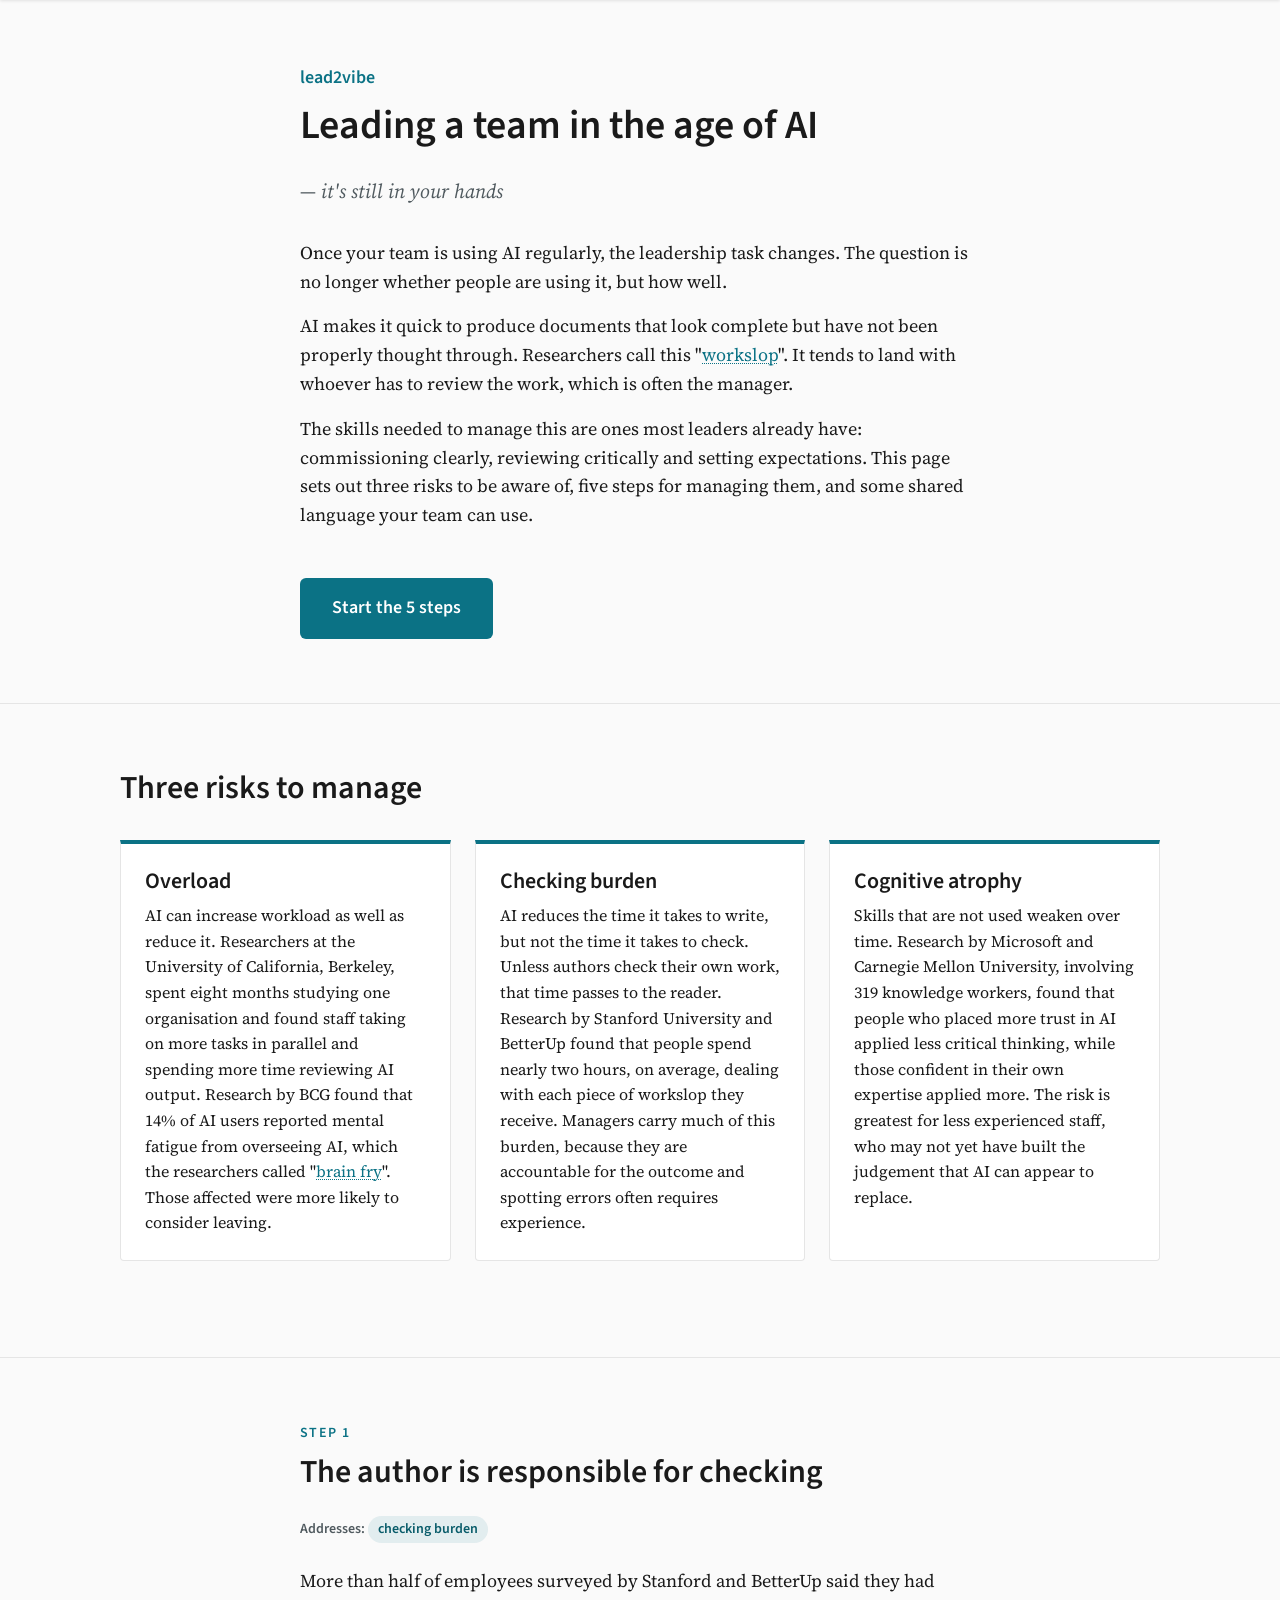
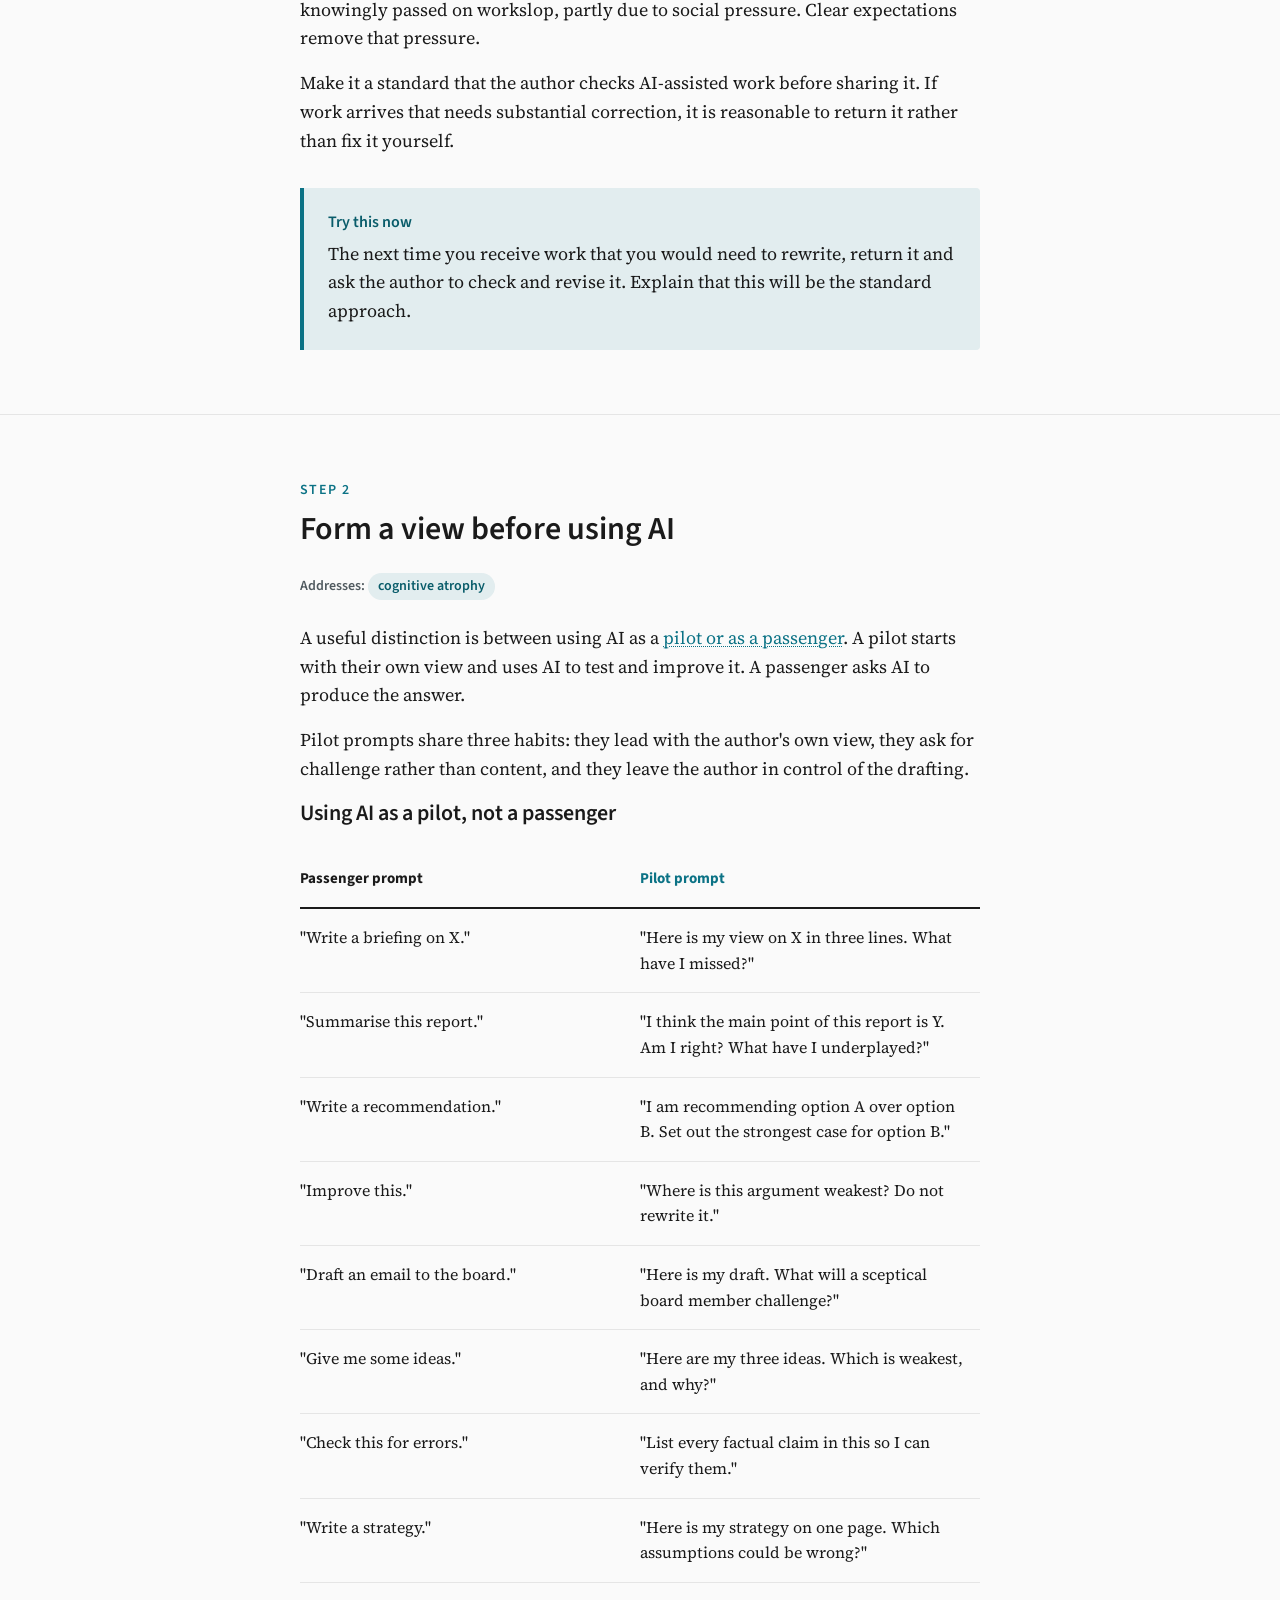
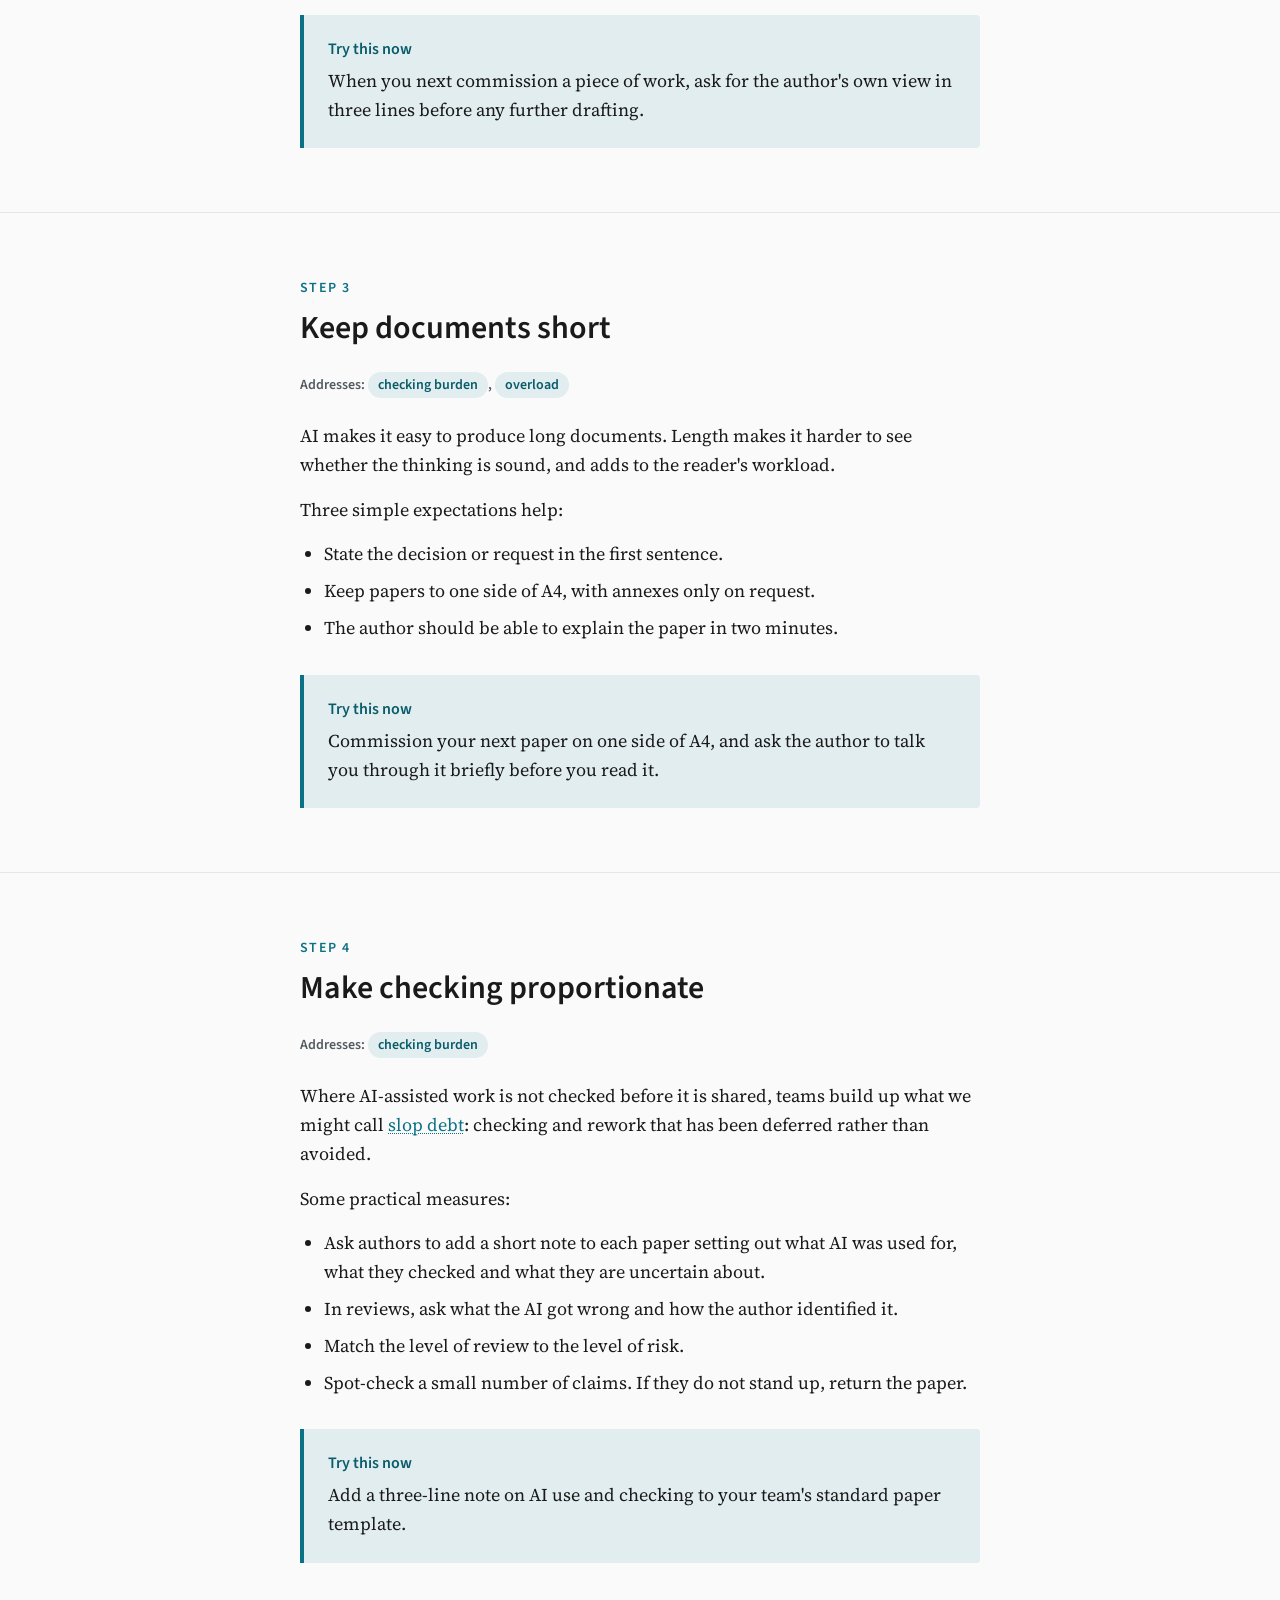
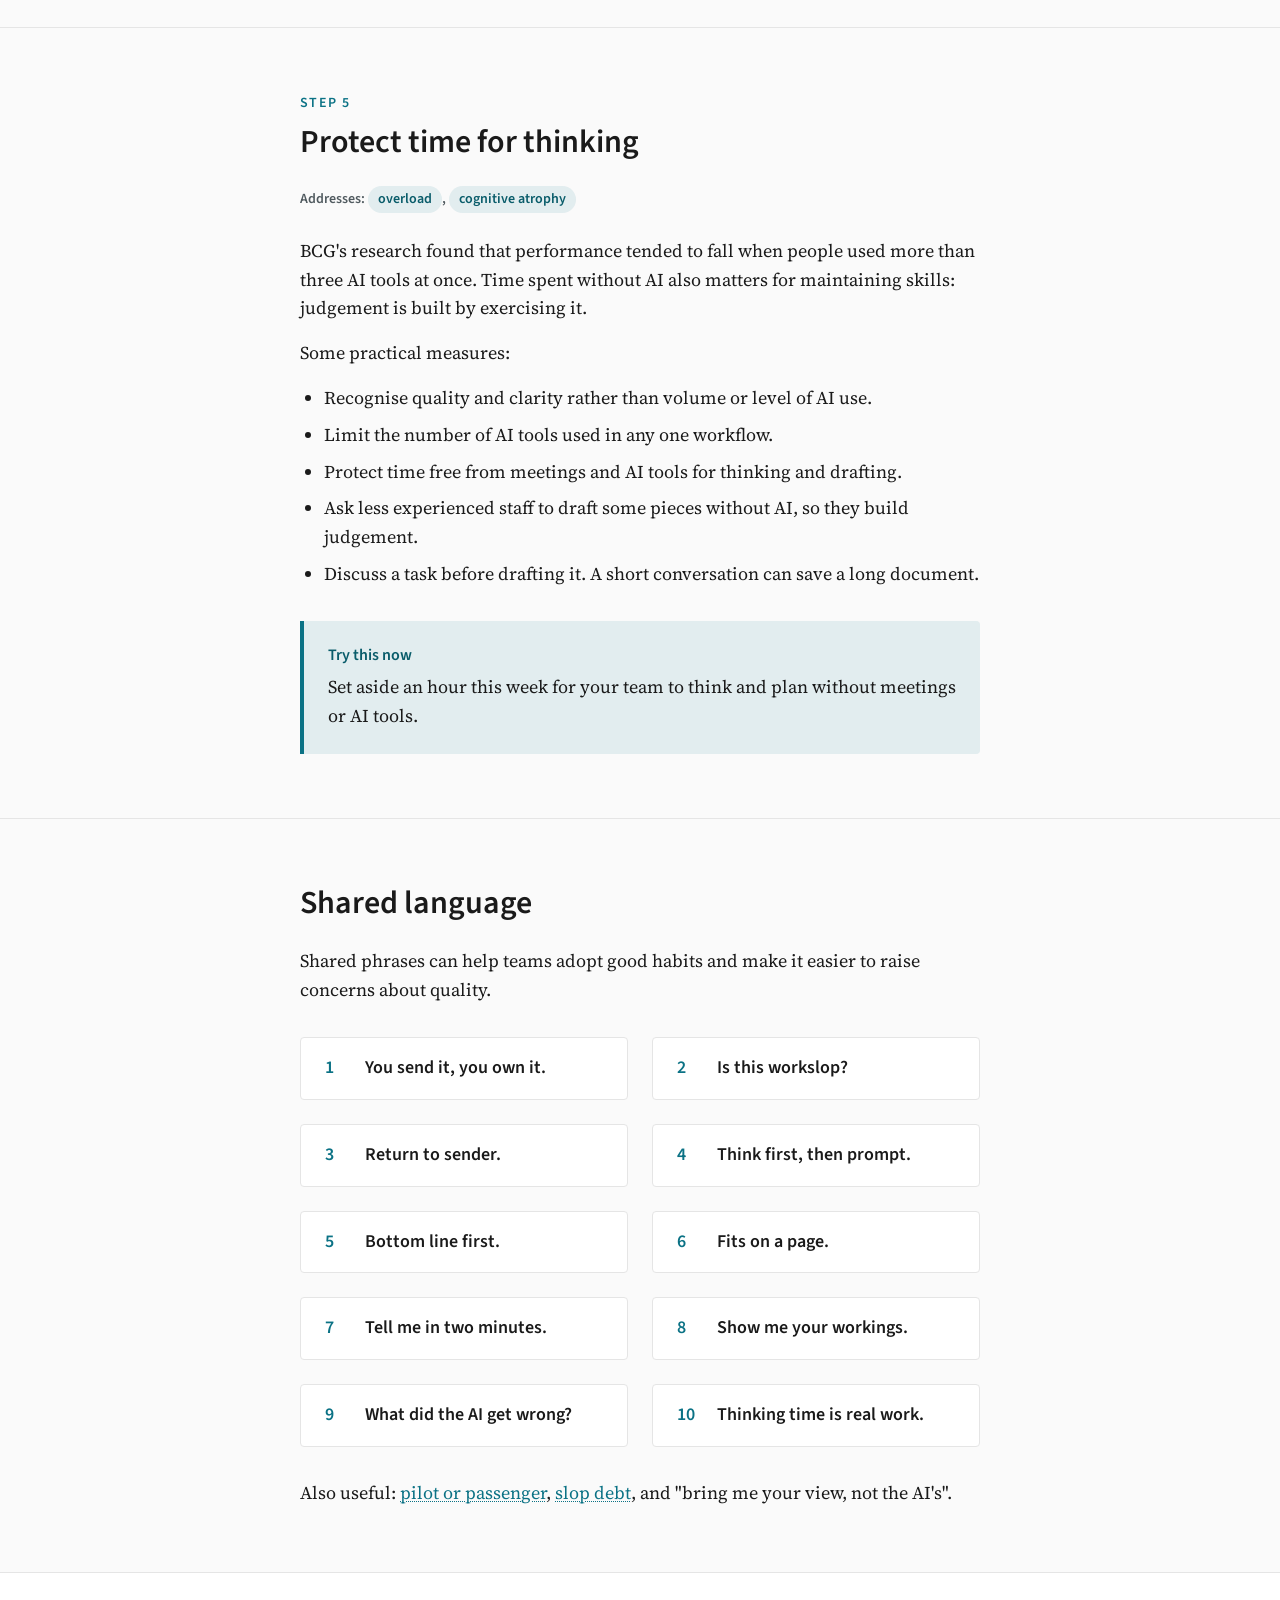
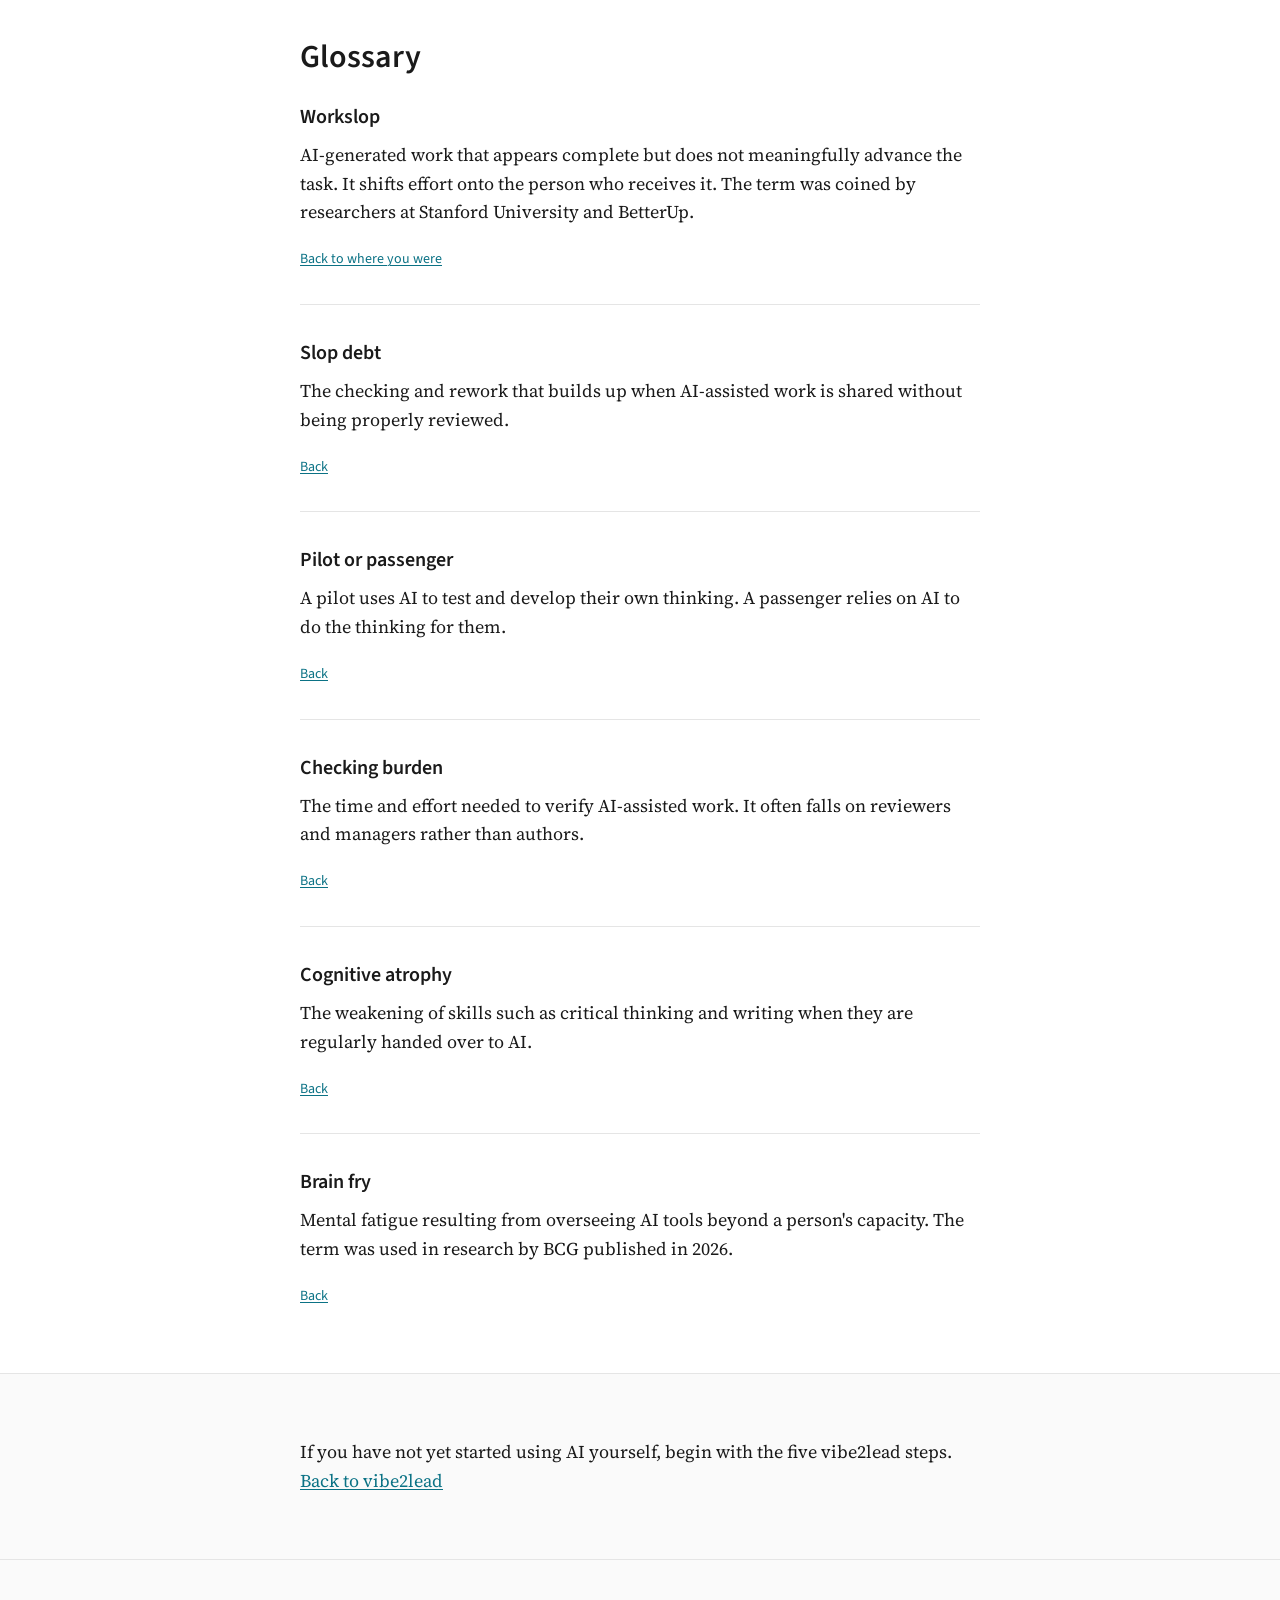
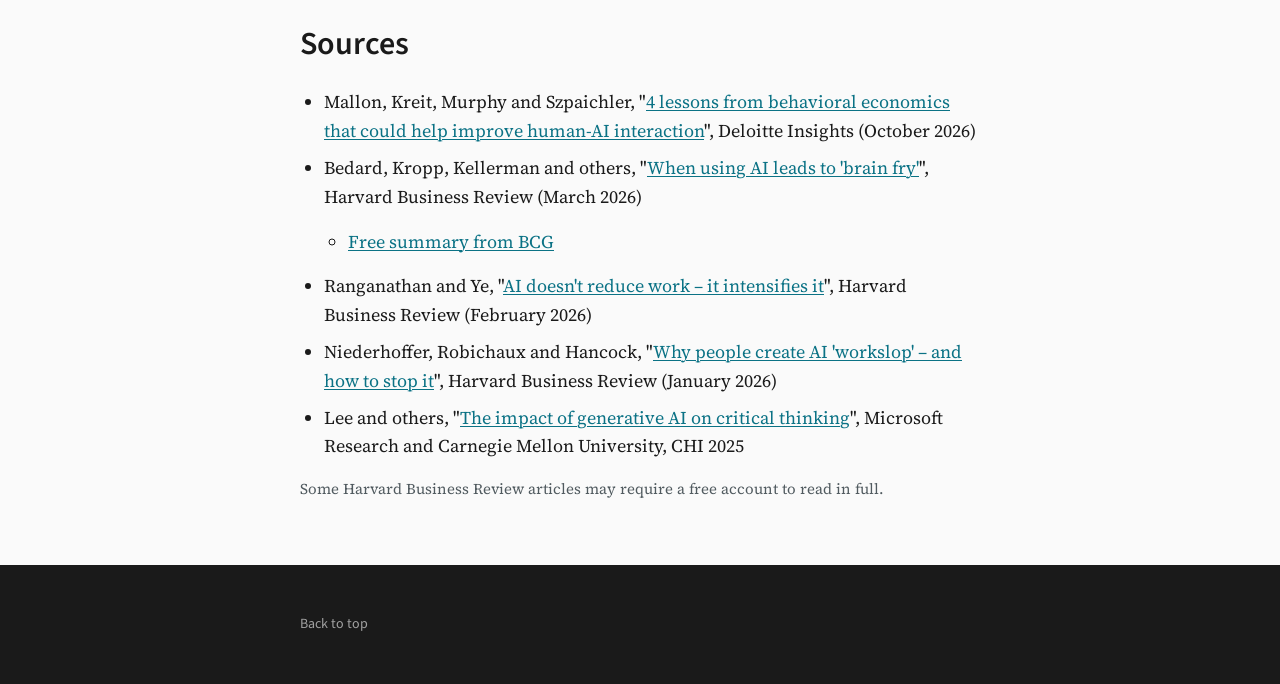
<file: leading-ai/index.html>
<!DOCTYPE html>
<html lang="en-GB">
<head>
    <meta charset="UTF-8">
    <meta name="viewport" content="width=device-width, initial-scale=1.0">
    <title>lead2vibe — Leading a team in the age of AI</title>
    <meta name="description" content="Once your team is using AI regularly, the leadership task changes. The question is no longer whether people are using it, but how well.">
    <link rel="canonical" href="https://vibe2lead.diy/leading-ai/">

    <!-- Open Graph -->
    <meta property="og:title" content="lead2vibe — Leading a team in the age of AI">
    <meta property="og:description" content="Once your team is using AI regularly, the leadership task changes. The question is no longer whether people are using it, but how well.">
    <meta property="og:type" content="website">
    <meta property="og:url" content="https://vibe2lead.diy/leading-ai/">
    <meta property="og:image" content="https://vibe2lead.diy/og-image.png">

    <!-- Twitter/X -->
    <meta name="twitter:card" content="summary_large_image">
    <meta name="twitter:title" content="lead2vibe — Leading a team in the age of AI">
    <meta name="twitter:description" content="Once your team is using AI regularly, the leadership task changes. The question is no longer whether people are using it, but how well.">

    <!-- Favicon -->
    <link rel="icon" href="/favicon.ico" sizes="any">
    <link rel="icon" href="/favicon.svg" type="image/svg+xml">
    <link rel="apple-touch-icon" href="/apple-touch-icon.png">

    <!-- Fonts -->
    <link rel="preconnect" href="https://fonts.googleapis.com">
    <link rel="preconnect" href="https://fonts.gstatic.com" crossorigin>
    <link href="https://fonts.googleapis.com/css2?family=Source+Serif+4:opsz,wght@8..60,400;8..60,600&family=Source+Sans+3:wght@400;600&display=swap" rel="stylesheet">

    <!-- Styles -->
    <link rel="stylesheet" href="../styles.css">
</head>
<body>
    <!-- Skip link for accessibility -->
    <a href="#main-content" class="skip-link">Skip to main content</a>

    <!-- Sticky Navigation -->
    <nav class="sticky-nav" aria-label="Step navigation">
        <div class="nav-inner">
            <a href="#hero" class="nav-logo">lead2vibe</a>
            <div class="step-indicators" role="tablist" aria-label="Navigate steps">
                <a href="#step-1" class="step-link" data-step="1" role="tab">1</a>
                <a href="#step-2" class="step-link" data-step="2" role="tab">2</a>
                <a href="#step-3" class="step-link" data-step="3" role="tab">3</a>
                <a href="#step-4" class="step-link" data-step="4" role="tab">4</a>
                <a href="#step-5" class="step-link" data-step="5" role="tab">5</a>
            </div>
        </div>
    </nav>

    <main id="main-content">
        <!-- Hero Section -->
        <section id="hero" class="hero hero-single">
            <div class="hero-content hero-content-single">
                <div class="hero-blurb">
                    <p class="eyebrow">lead2vibe</p>
                    <h1 class="hero-headline">Leading a team in the age of AI</h1>
                    <p class="hero-subline">— it's still in your hands</p>

                    <p>Once your team is using AI regularly, the leadership task changes. The question is no longer whether people are using it, but how well.</p>

                    <p>AI makes it quick to produce documents that look complete but have not been properly thought through. Researchers call this "<a href="#workslop" class="glossary-link">workslop</a>". It tends to land with whoever has to review the work, which is often the manager.</p>

                    <p>The skills needed to manage this are ones most leaders already have: commissioning clearly, reviewing critically and setting expectations. This page sets out three risks to be aware of, five steps for managing them, and some shared language your team can use.</p>

                    <a href="#step-1" class="cta-button">Start the 5 steps</a>
                </div>
            </div>
        </section>

        <!-- Three Risks -->
        <section id="risks" class="content-section">
            <div class="section-content section-content-wide">
                <h2>Three risks to manage</h2>

                <div class="card-grid card-grid-risks">
                    <div class="risk-card" id="risk-overload">
                        <h3>Overload</h3>
                        <p>AI can increase workload as well as reduce it. Researchers at the University of California, Berkeley, spent eight months studying one organisation and found staff taking on more tasks in parallel and spending more time reviewing AI output. Research by BCG found that 14% of AI users reported mental fatigue from overseeing AI, which the researchers called "<a href="#brain-fry" class="glossary-link">brain fry</a>". Those affected were more likely to consider leaving.</p>
                    </div>

                    <div class="risk-card" id="risk-checking-burden">
                        <h3>Checking burden</h3>
                        <p>AI reduces the time it takes to write, but not the time it takes to check. Unless authors check their own work, that time passes to the reader. Research by Stanford University and BetterUp found that people spend nearly two hours, on average, dealing with each piece of workslop they receive. Managers carry much of this burden, because they are accountable for the outcome and spotting errors often requires experience.</p>
                    </div>

                    <div class="risk-card" id="risk-cognitive-atrophy">
                        <h3>Cognitive atrophy</h3>
                        <p>Skills that are not used weaken over time. Research by Microsoft and Carnegie Mellon University, involving 319 knowledge workers, found that people who placed more trust in AI applied less critical thinking, while those confident in their own expertise applied more. The risk is greatest for less experienced staff, who may not yet have built the judgement that AI can appear to replace.</p>
                    </div>
                </div>
            </div>
        </section>

        <!-- Step 1 -->
        <section id="step-1" class="step-section">
            <div class="step-content">
                <span class="step-label">Step 1</span>
                <h2>The author is responsible for checking</h2>
                <p class="risk-tags">Addresses: <a href="#risk-checking-burden" class="risk-tag">checking burden</a></p>

                <p>More than half of employees surveyed by Stanford and BetterUp said they had knowingly passed on workslop, partly due to social pressure. Clear expectations remove that pressure.</p>

                <p>Make it a standard that the author checks AI-assisted work before sharing it. If work arrives that needs substantial correction, it is reasonable to return it rather than fix it yourself.</p>

                <div class="try-this">
                    <h3>Try this now</h3>
                    <p>The next time you receive work that you would need to rewrite, return it and ask the author to check and revise it. Explain that this will be the standard approach.</p>
                </div>
            </div>
        </section>

        <!-- Step 2 -->
        <section id="step-2" class="step-section">
            <div class="step-content">
                <span class="step-label">Step 2</span>
                <h2>Form a view before using AI</h2>
                <p class="risk-tags">Addresses: <a href="#risk-cognitive-atrophy" class="risk-tag">cognitive atrophy</a></p>

                <p>A useful distinction is between using AI as a <a href="#pilot-or-passenger" class="glossary-link">pilot or as a passenger</a>. A pilot starts with their own view and uses AI to test and improve it. A passenger asks AI to produce the answer.</p>

                <p>Pilot prompts share three habits: they lead with the author's own view, they ask for challenge rather than content, and they leave the author in control of the drafting.</p>

                <h3 id="pilot-table-heading">Using AI as a pilot, not a passenger</h3>
                <table class="prompt-table" role="table" aria-labelledby="pilot-table-heading">
                    <thead role="rowgroup">
                        <tr role="row">
                            <th scope="col" role="columnheader">Passenger prompt</th>
                            <th scope="col" role="columnheader">Pilot prompt</th>
                        </tr>
                    </thead>
                    <tbody role="rowgroup">
                        <tr role="row">
                            <td role="cell" data-label="Passenger prompt">"Write a briefing on X."</td>
                            <td role="cell" data-label="Pilot prompt">"Here is my view on X in three lines. What have I missed?"</td>
                        </tr>
                        <tr role="row">
                            <td role="cell" data-label="Passenger prompt">"Summarise this report."</td>
                            <td role="cell" data-label="Pilot prompt">"I think the main point of this report is Y. Am I right? What have I underplayed?"</td>
                        </tr>
                        <tr role="row">
                            <td role="cell" data-label="Passenger prompt">"Write a recommendation."</td>
                            <td role="cell" data-label="Pilot prompt">"I am recommending option A over option B. Set out the strongest case for option B."</td>
                        </tr>
                        <tr role="row">
                            <td role="cell" data-label="Passenger prompt">"Improve this."</td>
                            <td role="cell" data-label="Pilot prompt">"Where is this argument weakest? Do not rewrite it."</td>
                        </tr>
                        <tr role="row">
                            <td role="cell" data-label="Passenger prompt">"Draft an email to the board."</td>
                            <td role="cell" data-label="Pilot prompt">"Here is my draft. What will a sceptical board member challenge?"</td>
                        </tr>
                        <tr role="row">
                            <td role="cell" data-label="Passenger prompt">"Give me some ideas."</td>
                            <td role="cell" data-label="Pilot prompt">"Here are my three ideas. Which is weakest, and why?"</td>
                        </tr>
                        <tr role="row">
                            <td role="cell" data-label="Passenger prompt">"Check this for errors."</td>
                            <td role="cell" data-label="Pilot prompt">"List every factual claim in this so I can verify them."</td>
                        </tr>
                        <tr role="row">
                            <td role="cell" data-label="Passenger prompt">"Write a strategy."</td>
                            <td role="cell" data-label="Pilot prompt">"Here is my strategy on one page. Which assumptions could be wrong?"</td>
                        </tr>
                    </tbody>
                </table>

                <div class="try-this">
                    <h3>Try this now</h3>
                    <p>When you next commission a piece of work, ask for the author's own view in three lines before any further drafting.</p>
                </div>
            </div>
        </section>

        <!-- Step 3 -->
        <section id="step-3" class="step-section">
            <div class="step-content">
                <span class="step-label">Step 3</span>
                <h2>Keep documents short</h2>
                <p class="risk-tags">Addresses: <a href="#risk-checking-burden" class="risk-tag">checking burden</a>, <a href="#risk-overload" class="risk-tag">overload</a></p>

                <p>AI makes it easy to produce long documents. Length makes it harder to see whether the thinking is sound, and adds to the reader's workload.</p>

                <p>Three simple expectations help:</p>
                <ul>
                    <li>State the decision or request in the first sentence.</li>
                    <li>Keep papers to one side of A4, with annexes only on request.</li>
                    <li>The author should be able to explain the paper in two minutes.</li>
                </ul>

                <div class="try-this">
                    <h3>Try this now</h3>
                    <p>Commission your next paper on one side of A4, and ask the author to talk you through it briefly before you read it.</p>
                </div>
            </div>
        </section>

        <!-- Step 4 -->
        <section id="step-4" class="step-section">
            <div class="step-content">
                <span class="step-label">Step 4</span>
                <h2>Make checking proportionate</h2>
                <p class="risk-tags">Addresses: <a href="#risk-checking-burden" class="risk-tag">checking burden</a></p>

                <p>Where AI-assisted work is not checked before it is shared, teams build up what we might call <a href="#slop-debt" class="glossary-link">slop debt</a>: checking and rework that has been deferred rather than avoided.</p>

                <p>Some practical measures:</p>
                <ul>
                    <li>Ask authors to add a short note to each paper setting out what AI was used for, what they checked and what they are uncertain about.</li>
                    <li>In reviews, ask what the AI got wrong and how the author identified it.</li>
                    <li>Match the level of review to the level of risk.</li>
                    <li>Spot-check a small number of claims. If they do not stand up, return the paper.</li>
                </ul>

                <div class="try-this">
                    <h3>Try this now</h3>
                    <p>Add a three-line note on AI use and checking to your team's standard paper template.</p>
                </div>
            </div>
        </section>

        <!-- Step 5 -->
        <section id="step-5" class="step-section">
            <div class="step-content">
                <span class="step-label">Step 5</span>
                <h2>Protect time for thinking</h2>
                <p class="risk-tags">Addresses: <a href="#risk-overload" class="risk-tag">overload</a>, <a href="#risk-cognitive-atrophy" class="risk-tag">cognitive atrophy</a></p>

                <p>BCG's research found that performance tended to fall when people used more than three AI tools at once. Time spent without AI also matters for maintaining skills: judgement is built by exercising it.</p>

                <p>Some practical measures:</p>
                <ul>
                    <li>Recognise quality and clarity rather than volume or level of AI use.</li>
                    <li>Limit the number of AI tools used in any one workflow.</li>
                    <li>Protect time free from meetings and AI tools for thinking and drafting.</li>
                    <li>Ask less experienced staff to draft some pieces without AI, so they build judgement.</li>
                    <li>Discuss a task before drafting it. A short conversation can save a long document.</li>
                </ul>

                <div class="try-this">
                    <h3>Try this now</h3>
                    <p>Set aside an hour this week for your team to think and plan without meetings or AI tools.</p>
                </div>
            </div>
        </section>

        <!-- Shared Language -->
        <section id="shared-language" class="content-section">
            <div class="section-content">
                <h2>Shared language</h2>

                <p>Shared phrases can help teams adopt good habits and make it easier to raise concerns about quality.</p>

                <ol class="card-grid phrase-list">
                    <li class="phrase-card">You send it, you own it.</li>
                    <li class="phrase-card">Is this workslop?</li>
                    <li class="phrase-card">Return to sender.</li>
                    <li class="phrase-card">Think first, then prompt.</li>
                    <li class="phrase-card">Bottom line first.</li>
                    <li class="phrase-card">Fits on a page.</li>
                    <li class="phrase-card">Tell me in two minutes.</li>
                    <li class="phrase-card">Show me your workings.</li>
                    <li class="phrase-card">What did the AI get wrong?</li>
                    <li class="phrase-card">Thinking time is real work.</li>
                </ol>

                <p>Also useful: <a href="#pilot-or-passenger" class="glossary-link">pilot or passenger</a>, <a href="#slop-debt" class="glossary-link">slop debt</a>, and "bring me your view, not the AI's".</p>
            </div>
        </section>

        <!-- Glossary Section -->
        <section id="glossary" class="content-section glossary-section">
            <div class="section-content">
                <h2>Glossary</h2>

                <dl class="glossary-list">
                    <div class="glossary-entry" id="workslop">
                        <dt>Workslop</dt>
                        <dd>
                            <p>AI-generated work that appears complete but does not meaningfully advance the task. It shifts effort onto the person who receives it. The term was coined by researchers at Stanford University and BetterUp.</p>
                            <a href="#" class="back-link" onclick="history.back(); return false;">Back to where you were</a>
                        </dd>
                    </div>

                    <div class="glossary-entry" id="slop-debt">
                        <dt>Slop debt</dt>
                        <dd>
                            <p>The checking and rework that builds up when AI-assisted work is shared without being properly reviewed.</p>
                            <a href="#" class="back-link" onclick="history.back(); return false;">Back</a>
                        </dd>
                    </div>

                    <div class="glossary-entry" id="pilot-or-passenger">
                        <dt>Pilot or passenger</dt>
                        <dd>
                            <p>A pilot uses AI to test and develop their own thinking. A passenger relies on AI to do the thinking for them.</p>
                            <a href="#" class="back-link" onclick="history.back(); return false;">Back</a>
                        </dd>
                    </div>

                    <div class="glossary-entry" id="checking-burden">
                        <dt>Checking burden</dt>
                        <dd>
                            <p>The time and effort needed to verify AI-assisted work. It often falls on reviewers and managers rather than authors.</p>
                            <a href="#" class="back-link" onclick="history.back(); return false;">Back</a>
                        </dd>
                    </div>

                    <div class="glossary-entry" id="cognitive-atrophy">
                        <dt>Cognitive atrophy</dt>
                        <dd>
                            <p>The weakening of skills such as critical thinking and writing when they are regularly handed over to AI.</p>
                            <a href="#" class="back-link" onclick="history.back(); return false;">Back</a>
                        </dd>
                    </div>

                    <div class="glossary-entry" id="brain-fry">
                        <dt>Brain fry</dt>
                        <dd>
                            <p>Mental fatigue resulting from overseeing AI tools beyond a person's capacity. The term was used in research by BCG published in 2026.</p>
                            <a href="#" class="back-link" onclick="history.back(); return false;">Back</a>
                        </dd>
                    </div>
                </dl>
            </div>
        </section>

        <!-- Closing -->
        <section id="closing" class="content-section">
            <div class="section-content">
                <p>If you have not yet started using AI yourself, begin with the five vibe2lead steps. <a href="../">Back to vibe2lead</a></p>
            </div>
        </section>

        <!-- Sources -->
        <section id="sources" class="content-section">
            <div class="section-content">
                <h2>Sources</h2>

                <ul class="source-list">
                    <li>Mallon, Kreit, Murphy and Szpaichler, "<a href="https://www.deloitte.com/us/en/insights/topics/talent/improve-human-ai-interaction.html">4 lessons from behavioral economics that could help improve human-AI interaction</a>", Deloitte Insights (October 2026)</li>
                    <li>Bedard, Kropp, Kellerman and others, "<a href="https://hbr.org/2026/03/when-using-ai-leads-to-brain-fry">When using AI leads to 'brain fry'</a>", Harvard Business Review (March 2026)
                        <ul>
                            <li><a href="https://www.bcg.com/publications/2026/when-using-ai-leads-to-brain-fry">Free summary from BCG</a></li>
                        </ul>
                    </li>
                    <li>Ranganathan and Ye, "<a href="https://hbr.org/2026/02/ai-doesnt-reduce-work-it-intensifies-it">AI doesn't reduce work – it intensifies it</a>", Harvard Business Review (February 2026)</li>
                    <li>Niederhoffer, Robichaux and Hancock, "<a href="https://hbr.org/2026/01/why-people-create-ai-workslop-and-how-to-stop-it">Why people create AI 'workslop' – and how to stop it</a>", Harvard Business Review (January 2026)</li>
                    <li>Lee and others, "<a href="https://doi.org/10.1145/3706598.3713778">The impact of generative AI on critical thinking</a>", Microsoft Research and Carnegie Mellon University, CHI 2025</li>
                </ul>

                <p class="source-note">Some Harvard Business Review articles may require a free account to read in full.</p>
            </div>
        </section>
    </main>

    <!-- Footer -->
    <footer class="site-footer">
        <div class="footer-content">
            <div class="footer-main">
                <a href="#hero" class="back-to-top">Back to top</a>
            </div>
        </div>
    </footer>

    <script src="../script.js"></script>
</body>
</html>
</file>
<file: styles.css>
/* ============================================
   vibe2lead.diy — Styles
   GOV.UK meets Money Saving Expert
   ============================================ */

/* ---- CSS Custom Properties ---- */
:root {
    /* Colours */
    --color-bg: #FAFAFA;
    --color-bg-white: #FFFFFF;
    --color-text: #1A1A1A;
    --color-text-secondary: #505A5F;
    --color-accent: #0B7285;
    --color-accent-dark: #095c6a;
    --color-accent-light: rgba(11, 114, 133, 0.1);
    --color-border: #E5E5E5;
    --color-paper: #FBF9F6;
    --color-paper-shadow: rgba(0, 0, 0, 0.1);

    /* Typography */
    --font-serif: 'Source Serif 4', Georgia, 'Times New Roman', serif;
    --font-sans: 'Source Sans 3', -apple-system, BlinkMacSystemFont, sans-serif;

    /* Spacing */
    --space-xs: 0.5rem;
    --space-sm: 1rem;
    --space-md: 1.5rem;
    --space-lg: 2rem;
    --space-xl: 3rem;
    --space-xxl: 4rem;

    /* Layout */
    --max-width: 680px;
    --nav-height: 50px;

    /* Transitions */
    --transition-fast: 150ms ease;
    --transition-normal: 250ms ease;
}

/* ---- Reset & Base ---- */
*,
*::before,
*::after {
    box-sizing: border-box;
}

html {
    scroll-behavior: smooth;
    font-size: 100%;
}

@media (prefers-reduced-motion: reduce) {
    html {
        scroll-behavior: auto;
    }

    *,
    *::before,
    *::after {
        animation-duration: 0.01ms !important;
        animation-iteration-count: 1 !important;
        transition-duration: 0.01ms !important;
    }
}

body {
    margin: 0;
    padding: 0;
    font-family: var(--font-serif);
    font-size: 1.125rem;
    line-height: 1.6;
    color: var(--color-text);
    background-color: var(--color-bg);
    -webkit-font-smoothing: antialiased;
    -moz-osx-font-smoothing: grayscale;
}

/* ---- Typography ---- */
h1, h2, h3, h4 {
    font-family: var(--font-sans);
    font-weight: 600;
    line-height: 1.25;
    margin-top: 0;
}

h1 {
    font-size: 2.25rem;
}

h2 {
    font-size: 1.75rem;
    margin-bottom: var(--space-md);
}

h3 {
    font-size: 1.375rem;
    margin-bottom: var(--space-sm);
}

h4 {
    font-size: 1.125rem;
    margin-bottom: var(--space-xs);
    margin-top: var(--space-md);
}

p {
    margin-top: 0;
    margin-bottom: var(--space-sm);
}

p:last-child {
    margin-bottom: 0;
}

a {
    color: var(--color-accent);
    text-decoration: underline;
    text-decoration-thickness: 1px;
    text-underline-offset: 2px;
    transition: color var(--transition-fast);
}

a:hover {
    color: var(--color-accent-dark);
}

a:focus {
    outline: 3px solid var(--color-accent);
    outline-offset: 2px;
}

strong {
    font-weight: 600;
}

ul {
    margin: var(--space-sm) 0;
    padding-left: var(--space-md);
}

li {
    margin-bottom: var(--space-xs);
}

/* ---- Skip Link ---- */
.skip-link {
    position: absolute;
    top: -100%;
    left: var(--space-sm);
    padding: var(--space-xs) var(--space-sm);
    background: var(--color-accent);
    color: white;
    text-decoration: none;
    z-index: 1000;
    border-radius: 0 0 4px 4px;
}

.skip-link:focus {
    top: 0;
    outline: none;
}

/* ---- Sticky Navigation ---- */
.sticky-nav {
    position: fixed;
    top: 0;
    left: 0;
    right: 0;
    height: var(--nav-height);
    background: var(--color-bg-white);
    box-shadow: 0 1px 3px var(--color-paper-shadow);
    z-index: 100;
    transform: translateY(-100%);
    transition: transform var(--transition-normal);
}

.sticky-nav.visible {
    transform: translateY(0);
}

.nav-inner {
    max-width: 900px;
    margin: 0 auto;
    padding: 0 var(--space-md);
    height: 100%;
    display: flex;
    align-items: center;
    justify-content: space-between;
}

.nav-logo {
    font-family: var(--font-sans);
    font-weight: 600;
    font-size: 1.125rem;
    color: var(--color-text);
    text-decoration: none;
}

.nav-logo:hover {
    color: var(--color-accent);
}

.step-indicators {
    display: flex;
    gap: var(--space-xs);
}

.step-link {
    width: 36px;
    height: 36px;
    display: flex;
    align-items: center;
    justify-content: center;
    font-family: var(--font-sans);
    font-weight: 600;
    font-size: 0.875rem;
    color: var(--color-text-secondary);
    text-decoration: none;
    border-radius: 50%;
    transition: all var(--transition-fast);
}

.step-link:hover {
    background: var(--color-accent-light);
    color: var(--color-accent);
}

.step-link.active {
    background: var(--color-accent);
    color: white;
}

/* ---- Hero Section ---- */
.hero {
    min-height: 100vh;
    display: flex;
    align-items: center;
    justify-content: center;
    padding: var(--space-xl) var(--space-md);
    padding-top: calc(var(--space-xl) + var(--space-lg));
}

.hero-content {
    max-width: 900px;
    width: 100%;
}

/* ---- Book Animation ---- */
.book-container {
    perspective: 1500px;
    perspective-origin: center center;
    display: flex;
    justify-content: center;
    margin-bottom: var(--space-xl);
}

.book {
    position: relative;
    width: 280px;
    height: 380px;
    transform-style: preserve-3d;
    transform: rotateY(-20deg) rotateX(5deg);
}

/* Pages stack for thickness effect */
.pages-stack {
    position: absolute;
    right: 0;
    top: 3px;
    bottom: 3px;
    width: 15px;
    background: linear-gradient(to right,
        #e8e6e1 0%,
        #f5f3f0 20%,
        #e8e6e1 40%,
        #f5f3f0 60%,
        #e8e6e1 80%,
        #f0eeeb 100%
    );
    transform: translateX(7px);
    border-radius: 0 2px 2px 0;
    box-shadow: inset 0 1px 2px rgba(0,0,0,0.1);
}

/* Cover styling */
.book-cover {
    position: absolute;
    width: 100%;
    height: 100%;
    transform-style: preserve-3d;
    transform-origin: left center;
    z-index: 100;
    /* No animation by default - starts closed */
}

.cover-front {
    position: absolute;
    width: 100%;
    height: 100%;
    background: linear-gradient(135deg, var(--color-accent) 0%, var(--color-accent-dark) 100%);
    border-radius: 0 6px 6px 0;
    display: flex;
    flex-direction: column;
    justify-content: center;
    align-items: center;
    padding: var(--space-lg);
    text-align: center;
    backface-visibility: hidden;
    box-shadow:
        3px 3px 10px rgba(0, 0, 0, 0.3),
        inset 0 0 30px rgba(0, 0, 0, 0.1),
        inset -3px 0 10px rgba(0, 0, 0, 0.15);
}

.cover-front::before {
    content: '';
    position: absolute;
    left: 0;
    top: 0;
    bottom: 0;
    width: 20px;
    background: linear-gradient(to right, rgba(0,0,0,0.2), transparent);
    border-radius: 0 0 0 6px;
}

.cover-back {
    position: absolute;
    width: 100%;
    height: 100%;
    background: linear-gradient(to right, #e0ded9 0%, #f0eeeb 100%);
    border-radius: 0 6px 6px 0;
    transform: rotateY(180deg);
    backface-visibility: hidden;
}

.book-title {
    font-family: var(--font-serif);
    font-size: 1.375rem;
    font-weight: 600;
    color: white;
    margin: 0;
    line-height: 1.3;
    text-shadow: 0 1px 2px rgba(0,0,0,0.2);
}

.book-subtitle {
    font-family: var(--font-serif);
    font-size: 1rem;
    font-style: italic;
    color: rgba(255, 255, 255, 0.85);
    margin: var(--space-xs) 0 0 0;
}

/* Page base styling */
.page {
    position: absolute;
    width: calc(100% - 5px);
    height: calc(100% - 6px);
    top: 3px;
    left: 0;
    transform-style: preserve-3d;
    transform-origin: left center;
    z-index: 50;
}

.page-front,
.page-back {
    position: absolute;
    width: 100%;
    height: 100%;
    backface-visibility: hidden;
    border-radius: 0 4px 4px 0;
}

.page-front {
    background: linear-gradient(to right, #f5f5f0 0%, #fafaf8 15%, #fafaf8 100%);
    display: flex;
    flex-direction: column;
    justify-content: center;
    align-items: center;
    padding: var(--space-lg);
    text-align: center;
    box-shadow:
        inset -3px 0 15px rgba(0,0,0,0.08),
        inset 0 0 20px rgba(0,0,0,0.02);
}

.page-front::before {
    content: '';
    position: absolute;
    left: 0;
    top: 0;
    bottom: 0;
    width: 15px;
    background: linear-gradient(to right, rgba(0,0,0,0.08), transparent);
}

.page-back {
    background: linear-gradient(to left, #f0f0eb 0%, #e8e8e3 100%);
    transform: rotateY(180deg);
}

.page-step {
    font-family: var(--font-sans);
    font-size: 2.5rem;
    font-weight: 600;
    color: var(--color-accent);
    line-height: 1;
    margin-bottom: var(--space-sm);
}

.page-text {
    font-family: var(--font-serif);
    font-size: 1.125rem;
    color: var(--color-text);
    margin: 0;
    line-height: 1.4;
}

.page-front-final {
    background: linear-gradient(to right, #f5f5f0 0%, #fafaf8 15%, #fafaf8 100%);
}

.page-text-final {
    font-family: var(--font-serif);
    font-size: 1.25rem;
    font-style: italic;
    color: var(--color-text);
    margin: 0;
}

/* Filler pages - lighter styling with faded text */
.filler-front {
    background: linear-gradient(to right, #faf9f7 0%, #fefefe 15%, #fefefe 100%);
    box-shadow: inset -2px 0 10px rgba(0,0,0,0.04);
    display: flex;
    flex-direction: column;
    justify-content: center;
    align-items: center;
    padding: var(--space-lg);
}

.filler-front::after {
    content: '';
    position: absolute;
    top: 20%;
    left: 15%;
    right: 15%;
    height: 8px;
    background: rgba(0,0,0,0.03);
    border-radius: 4px;
}

.filler .page-back {
    background: linear-gradient(to left, #faf9f7 0%, #f5f5f2 100%);
}

.filler .page-back::before {
    content: '';
    position: absolute;
    top: 25%;
    left: 12%;
    right: 12%;
    height: 6px;
    background: rgba(0,0,0,0.025);
    border-radius: 3px;
}

.filler .page-back::after {
    content: '';
    position: absolute;
    top: 35%;
    left: 15%;
    right: 20%;
    height: 6px;
    background: rgba(0,0,0,0.02);
    border-radius: 3px;
}

.filler-text {
    font-family: var(--font-serif);
    font-size: 1.5rem;
    font-style: italic;
    color: rgba(0, 0, 0, 0.06);
    text-transform: lowercase;
    letter-spacing: 0.1em;
}

.filler-text-back {
    position: absolute;
    top: 50%;
    left: 50%;
    transform: translate(-50%, -50%);
    font-family: var(--font-serif);
    font-size: 1.25rem;
    font-style: italic;
    color: rgba(0, 0, 0, 0.04);
    text-transform: lowercase;
    letter-spacing: 0.1em;
}

/* Z-index stacking for proper page order */
.page-1 { z-index: 70; }
.filler-1a { z-index: 69; }
.filler-1b { z-index: 68; }
.filler-1c { z-index: 67; }
.page-2 { z-index: 66; }
.filler-2a { z-index: 65; }
.filler-2b { z-index: 64; }
.filler-2c { z-index: 63; }
.page-3 { z-index: 62; }
.filler-3a { z-index: 61; }
.filler-3b { z-index: 60; }
.filler-3c { z-index: 59; }
.page-4 { z-index: 58; }
.filler-4a { z-index: 57; }
.filler-4b { z-index: 56; }
.filler-4c { z-index: 55; }
.page-5 { z-index: 54; }
.page-final { z-index: 50; }

/* Cover opens first */
@keyframes openCover {
    0% {
        transform: rotateY(0deg);
        box-shadow: 3px 3px 10px rgba(0, 0, 0, 0.3);
    }
    40% {
        box-shadow: -5px 5px 15px rgba(0, 0, 0, 0.25);
    }
    100% {
        transform: rotateY(-160deg);
        box-shadow: 0 3px 10px rgba(0, 0, 0, 0.2);
    }
}

/* Cover close animation */
@keyframes closeCover {
    0% {
        transform: rotateY(-160deg);
    }
    100% {
        transform: rotateY(0deg);
    }
}

/* Page turn animation - lighter and more flowing */
@keyframes turnPage {
    0% {
        transform: rotateY(0deg);
    }
    25% {
        transform: rotateY(-20deg) rotateZ(-0.5deg);
    }
    100% {
        transform: rotateY(-160deg);
    }
}

/* Quick filler page flip - corner peel effect */
@keyframes flipFiller {
    0% {
        transform: rotateY(0deg) rotateX(0deg);
    }
    30% {
        transform: rotateY(-40deg) rotateX(-8deg);
    }
    100% {
        transform: rotateY(-160deg) rotateX(0deg);
    }
}

/* Page close animation */
@keyframes closePage {
    0% {
        transform: rotateY(-160deg);
    }
    100% {
        transform: rotateY(0deg);
    }
}

/* Step page animations - applied via JS on click */
.book.animating .page-1 { animation: turnPage 0.8s ease-out 1.7s forwards; }
.book.animating .page-2 { animation: turnPage 0.8s ease-out 3.5s forwards; }
.book.animating .page-3 { animation: turnPage 0.8s ease-out 5.3s forwards; }
.book.animating .page-4 { animation: turnPage 0.8s ease-out 7.1s forwards; }
.book.animating .page-5 { animation: turnPage 0.8s ease-out 8.9s forwards; }

/* Filler page animations - rapid corner flicks */
.book.animating .filler-1a { animation: flipFiller 0.12s ease-in 2.6s forwards; }
.book.animating .filler-1b { animation: flipFiller 0.12s ease-in 2.75s forwards; }
.book.animating .filler-1c { animation: flipFiller 0.12s ease-in 2.9s forwards; }

.book.animating .filler-2a { animation: flipFiller 0.12s ease-in 4.4s forwards; }
.book.animating .filler-2b { animation: flipFiller 0.12s ease-in 4.55s forwards; }
.book.animating .filler-2c { animation: flipFiller 0.12s ease-in 4.7s forwards; }

.book.animating .filler-3a { animation: flipFiller 0.12s ease-in 6.2s forwards; }
.book.animating .filler-3b { animation: flipFiller 0.12s ease-in 6.35s forwards; }
.book.animating .filler-3c { animation: flipFiller 0.12s ease-in 6.5s forwards; }

.book.animating .filler-4a { animation: flipFiller 0.12s ease-in 8.0s forwards; }
.book.animating .filler-4b { animation: flipFiller 0.12s ease-in 8.15s forwards; }
.book.animating .filler-4c { animation: flipFiller 0.12s ease-in 8.3s forwards; }

/* Cover animation - applied via JS */
.book.animating .book-cover { animation: openCover 1.2s ease-in-out 0.5s forwards; }

/* Reduced motion: show static open book */
@media (prefers-reduced-motion: reduce) {
    .book-cover,
    .page {
        animation: none;
    }

    .book-cover {
        transform: rotateY(-160deg);
    }

    .page-1,
    .page-2,
    .page-3,
    .page-4,
    .page-5 {
        transform: rotateY(-160deg);
    }
}

/* Responsive book sizing */
@media (max-width: 600px) {
    .book {
        width: 220px;
        height: 300px;
        transform: rotateY(-15deg) rotateX(3deg);
    }

    .book-title {
        font-size: 1.125rem;
    }

    .page-step {
        font-size: 2rem;
    }

    .page-text {
        font-size: 1rem;
    }
}

/* ---- Hero Blurb ---- */
.hero-blurb {
    max-width: var(--max-width);
    margin: 0 auto;
}

.hero-headline {
    font-size: 2rem;
    margin-bottom: var(--space-md);
}

.hero-emphasis {
    font-weight: 600;
    font-size: 1.25rem;
    margin-top: var(--space-lg);
}

.hero-subtitle {
    font-size: 1.125rem;
    color: var(--color-text-secondary);
    margin-bottom: var(--space-lg);
    text-align: center;
}

.vibe-coding-intro {
    margin-top: var(--space-lg);
    padding: var(--space-md);
    background: var(--color-bg-white);
    border-radius: 6px;
    font-size: 0.9375rem;
}

.vibe-coding-intro p {
    margin: 0;
}

/* ---- CTA Button ---- */
.cta-button {
    display: inline-block;
    margin-top: var(--space-lg);
    padding: var(--space-sm) var(--space-lg);
    background: var(--color-accent);
    color: white;
    font-family: var(--font-sans);
    font-size: 1.125rem;
    font-weight: 600;
    text-decoration: none;
    border-radius: 6px;
    transition: background var(--transition-fast);
}

.cta-button:hover {
    background: var(--color-accent-dark);
    color: white;
}

.cta-button:focus {
    outline: 3px solid var(--color-accent);
    outline-offset: 3px;
}

/* ---- Step Sections ---- */
.step-section {
    padding: var(--space-xxl) var(--space-md);
    border-top: 1px solid var(--color-border);
}

.step-content {
    max-width: var(--max-width);
    margin: 0 auto;
}

.step-label {
    display: block;
    font-family: var(--font-sans);
    font-size: 0.875rem;
    font-weight: 600;
    text-transform: uppercase;
    letter-spacing: 0.1em;
    color: var(--color-accent);
    margin-bottom: var(--space-xs);
}

/* ---- Try This Box ---- */
.try-this {
    margin-top: var(--space-lg);
    padding: var(--space-md);
    background: var(--color-accent-light);
    border-left: 4px solid var(--color-accent);
    border-radius: 0 4px 4px 0;
}

.try-this h3 {
    font-size: 1rem;
    margin-bottom: var(--space-xs);
    color: var(--color-accent-dark);
}

.try-this p {
    margin: 0;
}

/* ---- Policy Alert ---- */
.policy-alert {
    margin-bottom: var(--space-lg);
    padding: var(--space-md);
    background: #FEF3C7;
    border-left: 4px solid #D97706;
    border-radius: 0 4px 4px 0;
    font-size: 0.9375rem;
}

.policy-alert strong {
    color: #92400E;
}

/* ---- Subsection ---- */
.subsection {
    margin-top: var(--space-xl);
    padding-top: var(--space-lg);
    border-top: 1px solid var(--color-border);
}

/* ---- Audience Slider ---- */
.audience-slider {
    display: flex;
    position: relative;
    background: var(--color-bg);
    border-radius: 6px;
    padding: 4px;
    margin: var(--space-lg) 0;
    border: 1px solid var(--color-border);
}

.slider-option {
    flex: 1;
    padding: var(--space-sm) var(--space-xs);
    font-family: var(--font-sans);
    font-size: 0.9375rem;
    font-weight: 600;
    color: var(--color-text-secondary);
    background: transparent;
    border: none;
    border-radius: 4px;
    cursor: pointer;
    position: relative;
    z-index: 1;
    transition: color var(--transition-fast);
}

.slider-option:hover {
    color: var(--color-text);
}

.slider-option.active {
    color: white;
}

.slider-option:focus {
    outline: 2px solid var(--color-accent);
    outline-offset: 2px;
}

.slider-highlight {
    position: absolute;
    top: 4px;
    left: 4px;
    width: calc(33.333% - 2.67px);
    height: calc(100% - 8px);
    background: var(--color-accent);
    border-radius: 4px;
    transition: transform var(--transition-normal);
    z-index: 0;
}

.slider-highlight[data-position="1"] {
    transform: translateX(0);
}

.slider-highlight[data-position="2"] {
    transform: translateX(100%);
}

.slider-highlight[data-position="3"] {
    transform: translateX(200%);
}

/* ---- Audience Content ---- */
.audience-content,
.audience-content-step5 {
    animation: fadeIn var(--transition-normal);
}

.audience-content.hidden,
.audience-content-step5.hidden {
    display: none;
}

@keyframes fadeIn {
    from {
        opacity: 0;
        transform: translateY(8px);
    }
    to {
        opacity: 1;
        transform: translateY(0);
    }
}

/* ---- Content Sections ---- */
.content-section {
    padding: var(--space-xxl) var(--space-md);
    border-top: 1px solid var(--color-border);
}

.section-content {
    max-width: var(--max-width);
    margin: 0 auto;
}

/* ---- Glossary ---- */
.glossary-section {
    background: var(--color-bg-white);
}

.glossary-list {
    margin: 0;
}

.glossary-entry {
    padding: var(--space-lg) 0;
    border-bottom: 1px solid var(--color-border);
}

.glossary-entry:first-child {
    padding-top: 0;
}

.glossary-entry:last-child {
    border-bottom: none;
    padding-bottom: 0;
}

.glossary-entry dt {
    font-family: var(--font-sans);
    font-size: 1.25rem;
    font-weight: 600;
    margin-bottom: var(--space-xs);
}

.glossary-entry dd {
    margin: 0;
}

.glossary-entry dd p {
    margin-bottom: var(--space-sm);
}

.glossary-link {
    text-decoration-style: dotted;
}

.back-link {
    font-family: var(--font-sans);
    font-size: 0.875rem;
}

/* ---- Teaser Box ---- */
.teaser-box {
    margin-top: var(--space-lg);
    padding: var(--space-md);
    background: var(--color-bg-white);
    border: 1px solid var(--color-border);
    border-left: 4px solid var(--color-accent);
    border-radius: 0 4px 4px 0;
}

.teaser-box p {
    margin: 0;
}

/* ---- Passenger and Pilot Table ---- */
/* Mobile first: each row stacks as a labelled pair */
.prompt-table {
    width: 100%;
    border-collapse: collapse;
    margin: var(--space-md) 0 var(--space-lg);
    font-size: 1rem;
}

.prompt-table thead {
    position: absolute;
    width: 1px;
    height: 1px;
    overflow: hidden;
    clip: rect(0 0 0 0);
    white-space: nowrap;
}

.prompt-table tbody,
.prompt-table tr,
.prompt-table td {
    display: block;
}

.prompt-table tr {
    padding: var(--space-sm) 0;
    border-bottom: 1px solid var(--color-border);
}

.prompt-table tr:first-child {
    border-top: 2px solid var(--color-text);
}

.prompt-table td {
    padding: 0.25rem 0;
}

.prompt-table td::before {
    content: attr(data-label);
    display: block;
    font-family: var(--font-sans);
    font-size: 0.8125rem;
    font-weight: 600;
    text-transform: uppercase;
    letter-spacing: 0.05em;
    color: var(--color-text-secondary);
}

.prompt-table td + td::before {
    color: var(--color-accent);
}

/* ---- lead2vibe page ---- */
.hero-single {
    min-height: auto;
}

.hero-content.hero-content-single {
    display: block;
    max-width: var(--max-width);
}

.eyebrow {
    font-family: var(--font-sans);
    font-size: 1.125rem;
    font-weight: 600;
    color: var(--color-accent);
    margin-bottom: var(--space-xs);
}

.hero-subline {
    font-size: 1.25rem;
    font-style: italic;
    color: var(--color-text-secondary);
    margin-bottom: var(--space-lg);
}

.section-content-wide {
    max-width: 1040px;
}

.card-grid {
    display: grid;
    gap: var(--space-md);
    margin: var(--space-lg) 0;
}

.risk-card {
    padding: var(--space-md);
    background: var(--color-bg-white);
    border: 1px solid var(--color-border);
    border-top: 4px solid var(--color-accent);
    border-radius: 0 0 4px 4px;
}

.risk-card h3 {
    margin-bottom: var(--space-xs);
}

.risk-card p {
    font-size: 1rem;
}

.risk-tags {
    font-family: var(--font-sans);
    font-size: 0.875rem;
    font-weight: 600;
    color: var(--color-text-secondary);
    margin-bottom: var(--space-md);
}

.risk-tag {
    display: inline-block;
    padding: 0.125rem 0.625rem;
    background: var(--color-accent-light);
    color: var(--color-accent-dark);
    border-radius: 999px;
    text-decoration: none;
}

.risk-tag:hover {
    text-decoration: underline;
}

.phrase-list {
    list-style: none;
    padding: 0;
    counter-reset: phrase;
}

.phrase-card {
    counter-increment: phrase;
    display: flex;
    gap: var(--space-sm);
    align-items: baseline;
    margin: 0;
    padding: var(--space-sm) var(--space-md);
    background: var(--color-bg-white);
    border: 1px solid var(--color-border);
    border-radius: 4px;
    font-family: var(--font-sans);
    font-weight: 600;
}

.phrase-card::before {
    content: counter(phrase);
    flex-shrink: 0;
    min-width: 1.5rem;
    color: var(--color-accent);
}

.source-list li {
    overflow-wrap: anywhere;
}

.source-note {
    font-size: 0.9375rem;
    color: var(--color-text-secondary);
}

/* ---- Footer ---- */
.site-footer {
    background: var(--color-text);
    color: var(--color-bg);
    padding: var(--space-xl) var(--space-md);
}

.footer-content {
    max-width: var(--max-width);
    margin: 0 auto;
}

.footer-main {
    display: flex;
    justify-content: space-between;
    align-items: center;
}

.build-counter {
    font-family: var(--font-sans);
    font-size: 0.875rem;
    color: rgba(250, 250, 250, 0.6);
    margin: 0;
}

/* Bluesky profile link in main content */
.bluesky-profile-link {
    display: inline-flex;
    align-items: center;
    gap: var(--space-xs);
    font-family: var(--font-sans);
    font-size: 1.125rem;
    font-weight: 600;
    color: var(--color-accent);
    margin-bottom: var(--space-md);
}

.bluesky-profile-link:hover {
    color: var(--color-accent-dark);
}

.bluesky-icon-large {
    flex-shrink: 0;
}

/* Bluesky feed in main content area */
.bluesky-feed-main {
    margin-top: var(--space-lg);
}

.bluesky-feed-main .bluesky-post {
    background: var(--color-bg);
    border: 1px solid var(--color-border);
}

.bluesky-feed-main .bluesky-post:hover {
    background: var(--color-bg-white);
    border-color: var(--color-accent-light);
}

.bluesky-feed-main .bluesky-post-text {
    color: var(--color-text);
}

.bluesky-feed-main .bluesky-post-time {
    color: var(--color-text-secondary);
}

.bluesky-feed-main .bluesky-empty {
    color: var(--color-text-secondary);
}

/* Bluesky Feed Widget */
.bluesky-feed {
    margin-top: var(--space-md);
    display: flex;
    flex-direction: column;
    gap: var(--space-sm);
}

.bluesky-post {
    display: block;
    padding: var(--space-sm);
    background: rgba(255, 255, 255, 0.05);
    border-radius: 6px;
    text-decoration: none;
    transition: background var(--transition-fast);
}

.bluesky-post:hover {
    background: rgba(255, 255, 255, 0.1);
}

.bluesky-post-text {
    color: var(--color-bg);
    font-size: 0.875rem;
    line-height: 1.5;
    margin: 0 0 var(--space-xs) 0;
    display: -webkit-box;
    -webkit-line-clamp: 3;
    -webkit-box-orient: vertical;
    overflow: hidden;
}

.bluesky-post-time {
    font-family: var(--font-sans);
    font-size: 0.75rem;
    color: rgba(250, 250, 250, 0.5);
}

.bluesky-empty {
    font-size: 0.875rem;
    color: rgba(250, 250, 250, 0.5);
    margin: 0;
}

.back-to-top {
    font-family: var(--font-sans);
    font-size: 0.875rem;
    color: rgba(250, 250, 250, 0.6);
    text-decoration: none;
}

.back-to-top:hover {
    color: var(--color-bg);
}

/* ---- Responsive Design ---- */

/* Tablet and up */
@media (min-width: 640px) {
    h1 {
        font-size: 2.625rem;
    }

    h2 {
        font-size: 2rem;
    }

    .hero-headline {
        font-size: 2.5rem;
    }

    .book {
        width: 320px;
        height: 400px;
    }

    .book-title {
        font-size: 1.5rem;
    }

    .page-content {
        font-size: 1.375rem;
    }

    .step-link {
        width: 40px;
        height: 40px;
        font-size: 1rem;
    }

    .slider-option {
        padding: var(--space-sm) var(--space-md);
        font-size: 1rem;
    }

    .footer-main {
        flex-direction: row;
        justify-content: space-between;
        align-items: flex-start;
    }

    /* Passenger and pilot table becomes a two-column table */
    .prompt-table {
        display: table;
    }

    .prompt-table thead {
        position: static;
        width: auto;
        height: auto;
        overflow: visible;
        clip: auto;
        white-space: normal;
        display: table-header-group;
    }

    .prompt-table tbody {
        display: table-row-group;
    }

    .prompt-table tr {
        display: table-row;
        padding: 0;
    }

    .prompt-table tr:first-child {
        border-top: none;
    }

    .prompt-table th,
    .prompt-table td {
        display: table-cell;
        width: 50%;
        padding: var(--space-sm) var(--space-sm) var(--space-sm) 0;
        vertical-align: top;
        text-align: left;
    }

    .prompt-table th {
        font-family: var(--font-sans);
        font-size: 0.9375rem;
        border-bottom: 2px solid var(--color-text);
    }

    .prompt-table th + th {
        color: var(--color-accent);
    }

    .prompt-table td::before {
        content: none;
    }

    .phrase-list {
        grid-template-columns: 1fr 1fr;
    }
}

/* Desktop */
@media (min-width: 900px) {
    .hero-content {
        display: grid;
        grid-template-columns: 1fr 1fr;
        gap: var(--space-xl);
        align-items: center;
    }

    .book-container {
        margin-bottom: 0;
    }

    .hero-blurb {
        max-width: none;
    }

    .card-grid-risks {
        grid-template-columns: repeat(3, 1fr);
    }
}

/* Large screens */
@media (min-width: 1200px) {
    .hero {
        padding: var(--space-xxl) var(--space-xl);
    }

    .step-section,
    .content-section {
        padding: var(--space-xxl) var(--space-xl);
    }
}

/* ---- Print Styles ---- */
@media print {
    .sticky-nav,
    .book-container,
    .audience-slider,
    .cta-button,
    .back-link,
    .bluesky-section,
    .back-to-top {
        display: none;
    }

    body {
        font-size: 12pt;
        line-height: 1.5;
        color: black;
        background: white;
    }

    .hero {
        min-height: auto;
        padding: 2cm 0;
    }

    .step-section,
    .content-section {
        padding: 1cm 0;
        page-break-inside: avoid;
    }

    a {
        color: black;
        text-decoration: underline;
    }

    .audience-content.hidden,
    .audience-content-step5.hidden {
        display: block;
    }

    .audience-content::before,
    .audience-content-step5::before {
        content: attr(data-audience) " sector:";
        display: block;
        font-weight: bold;
        margin-bottom: 0.5cm;
        text-transform: capitalize;
    }
}
</file>
